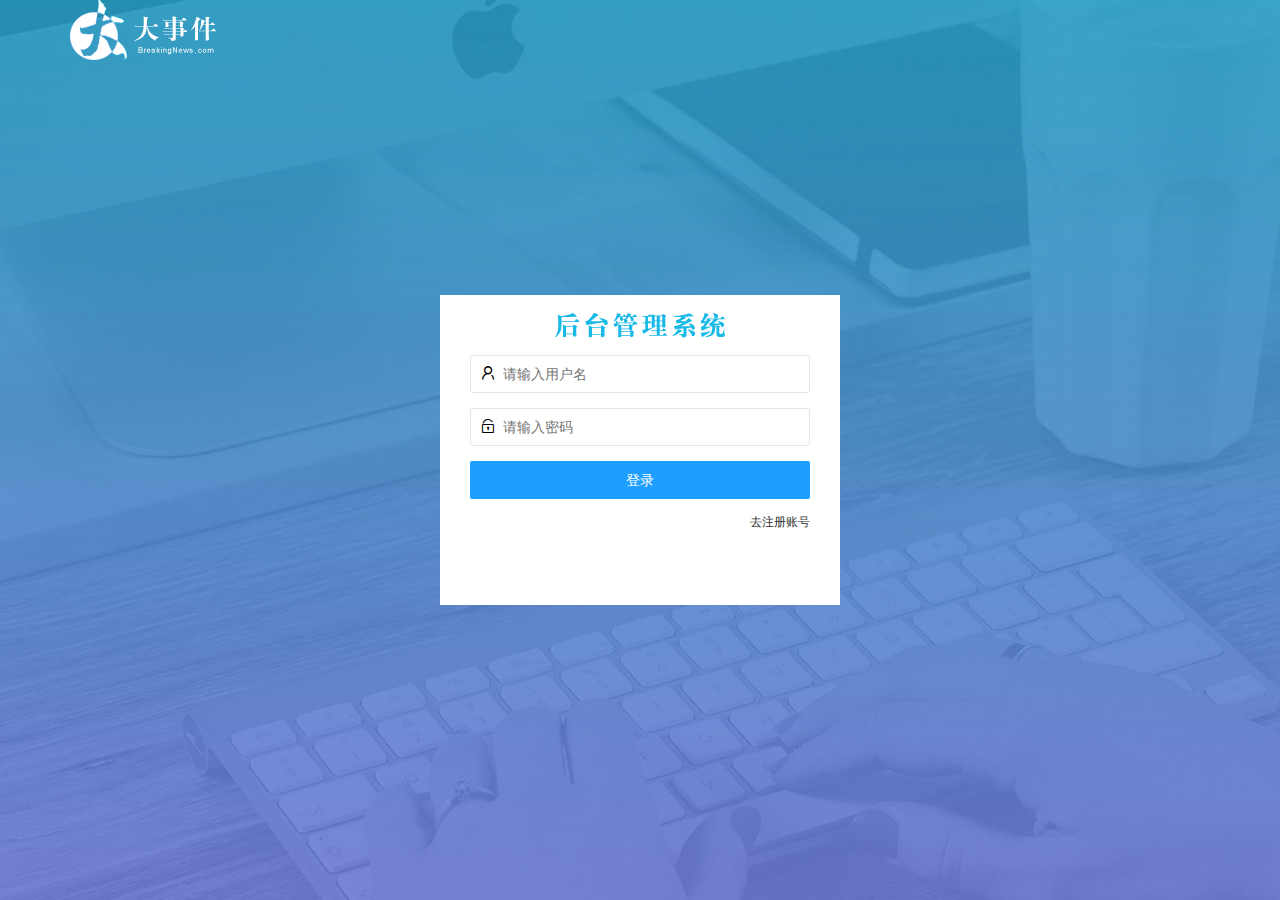
<file: login.html>
<!DOCTYPE html>
<html lang="en">
<head>
    <meta charset="UTF-8">
    <meta http-equiv="X-UA-Compatible" content="IE=edge">
    <meta name="viewport" content="width=device-width, initial-scale=1.0">
    <title>大事件-登录/注册</title>
    <!-- 导入LayUI的样式 -->
    <link rel="stylesheet" href="/assets/lib/layui/css/layui.css">
    <!-- 导入自己的样式 -->
    <link rel="stylesheet" href="./assets/css/login.css">
</head>
<body>

    <!-- 头部logo区 -->
    <div class="layui-main">
        <img src="/assets/images/logo.png" alt="">
    </div>
    <!-- 登录注册区 -->
    <div class="loginAndRegBox">
        <div class="title-box"></div>


        <!-- 登录的div -->
        <div class="login-box">
            <!-- 登录的表单 -->
            <form class="layui-form" id="form_login">
                <!-- 用户名 -->
                <div class="layui-form-item">
                    <i class="layui-icon layui-icon-username"></i>  
                    <input type="text" name="username" required  lay-verify="required" placeholder="请输入用户名" autocomplete="off" class="layui-input">
                </div>
                <!-- 密码 -->
                <div class="layui-form-item">
                    <i class="layui-icon layui-icon-password"></i>  
                    <input type="password" name="password" required  lay-verify="required|pwd" placeholder="请输入密码" autocomplete="off" class="layui-input">
                </div>
                <!-- 登录按钮 -->
                <div class="layui-form-item">
                    <!-- 注意：表单提交按钮和普通按钮的区别，就是lay-submit属性 -->
                    <button class="layui-btn layui-btn-fluid layui-btn-normal" lay-submit>登录</button>
                </div>
                <div class="layui-form-item links">
                    <a href="javascript:;" id="link_reg">去注册账号</a>
                </div>
            </form>
            
        </div>
        <!-- 注册的div -->
        <div class="reg-box">
            <!-- 注册的表单 -->
            <form class="layui-form" id="form_reg">
                <!-- 用户名 -->
                <div class="layui-form-item">
                    <i class="layui-icon layui-icon-username"></i>  
                    <input type="text" name="username" required  lay-verify="required" placeholder="请输入用户名" autocomplete="off" class="layui-input">
                </div>
                <!-- 密码 -->
                <div class="layui-form-item">
                    <i class="layui-icon layui-icon-password"></i>  
                    <input type="password" name="password" required  lay-verify="required|pwd" placeholder="请输入密码" autocomplete="off" class="layui-input">
                </div>
                <!-- 确认密码 -->
                <div class="layui-form-item">
                    <i class="layui-icon layui-icon-password"></i>  
                    <input type="password" name="repassword" required  lay-verify="required|pwd|repwd" placeholder="请确认密码" autocomplete="off" class="layui-input">
                </div>
                <!-- 注册按钮 -->
                <div class="layui-form-item">
                    <!-- 注意：表单提交按钮和普通按钮的区别，就是lay-submit属性 -->
                    <button class="layui-btn layui-btn-fluid layui-btn-normal" lay-submit>注册</button>
                </div>
                <div class="layui-form-item links">
                    <a href="javascript:;" id="link_login">去登录</a>
                </div>
            </form>
            
        </div>
    </div>
    <!-- 导入LayUI的js -->
    <script src="/assets/lib/layui/layui.all.js"></script>
    <!-- 导入jquery -->
    <script src="/assets/lib/jquery.js"></script>
    <!-- 导入自己封装的baseAPI.js -->
    <script src="/assets/js/baseAPI.js"></script>

    <!-- 导入自己的脚本 -->
    <script src="/assets/js/login.js"></script>
</body>
</html>
</file>
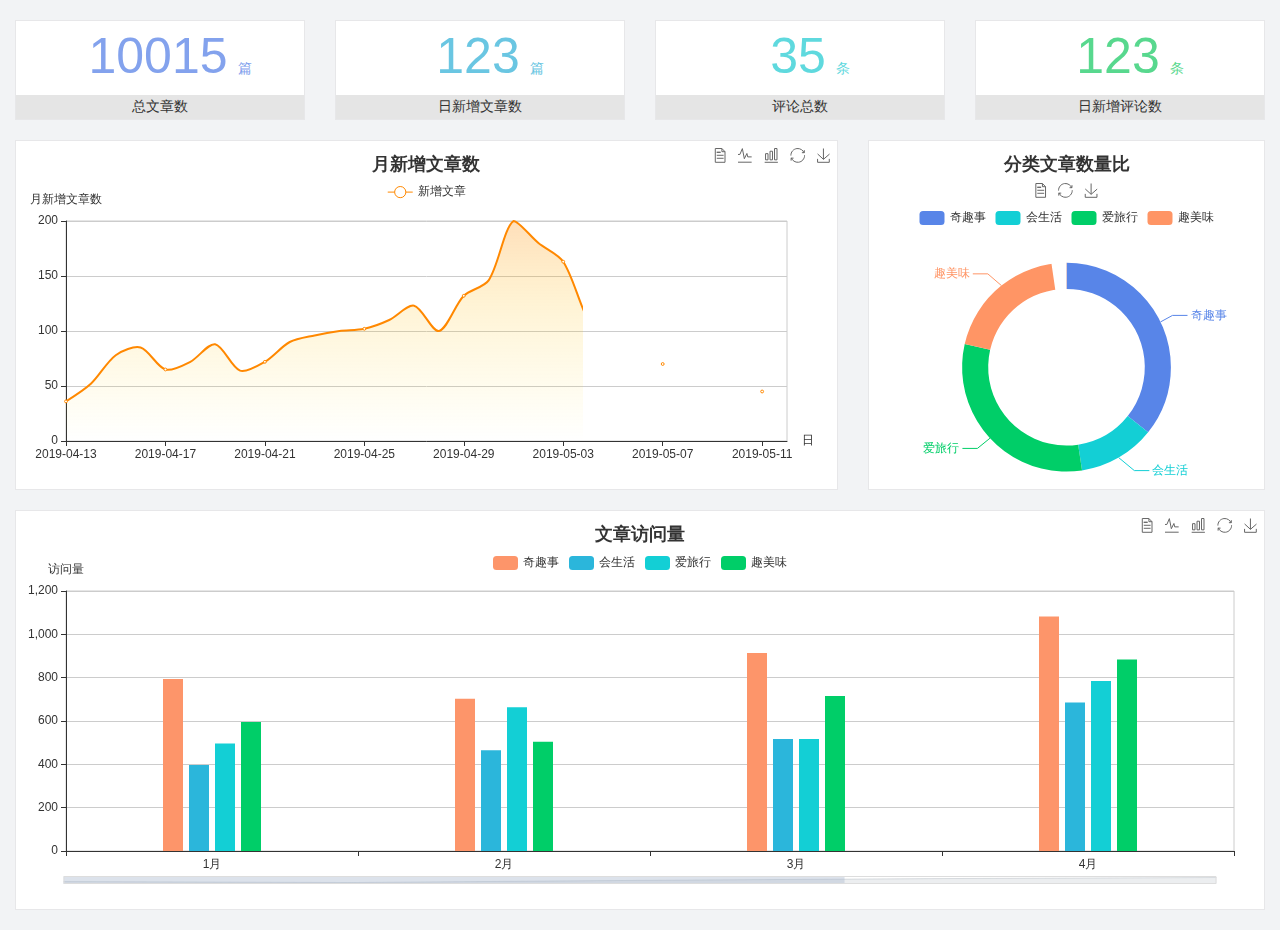
<file: home/dashboard.html>
<!DOCTYPE html>
<html lang="en">

<head>
  <meta charset="UTF-8">
  <meta name="viewport" content="width=device-width, initial-scale=1.0">
  <meta http-equiv="X-UA-Compatible" content="ie=edge">
  <title>图表统计</title>
  <link rel="stylesheet" href="../../assets/lib/bootstrap.css" />
  <link rel="stylesheet" href="../../assets/lib/main.css" />
  <script src="../../assets/lib/jquery.js"></script>
  <script type="text/javascript" src="../../assets/lib/echarts.min.js"></script>
</head>

<body>
  <div class="container-fluid">
    <div class="row spannel_list">
      <div class="col-sm-3 col-xs-6">
        <div class="spannel">
          <em>10015</em><span>篇</span>
          <b>总文章数</b>
        </div>
      </div>
      <div class="col-sm-3 col-xs-6">
        <div class="spannel scolor01">
          <em>123</em><span>篇</span>
          <b>日新增文章数</b>
        </div>
      </div>
      <div class="col-sm-3 col-xs-6">
        <div class="spannel scolor02">
          <em>35</em><span>条</span>
          <b>评论总数</b>
        </div>
      </div>
      <div class="col-sm-3 col-xs-6">
        <div class="spannel scolor03">
          <em>123</em><span>条</span>
          <b>日新增评论数</b>
        </div>
      </div>
    </div>
  </div>

  <div class="container-fluid">
    <div class="row curve-pie">
      <div class="col-lg-8 col-md-8">
        <div class="gragh_pannel" id="curve_show"></div>
      </div>
      <div class="col-lg-4 col-md-4">
        <div class="gragh_pannel" id="pie_show"></div>
      </div>
    </div>
  </div>

  <div class="container-fluid">
    <div class="column_pannel" id="column_show"></div>
  </div>

  <script>
    var oChart = echarts.init(document.getElementById('curve_show'));
    var aList_all = [
      { 'count': 36, 'date': '2019-04-13' },
      { 'count': 52, 'date': '2019-04-14' },
      { 'count': 78, 'date': '2019-04-15' },
      { 'count': 85, 'date': '2019-04-16' },
      { 'count': 65, 'date': '2019-04-17' },
      { 'count': 72, 'date': '2019-04-18' },
      { 'count': 88, 'date': '2019-04-19' },
      { 'count': 64, 'date': '2019-04-20' },
      { 'count': 72, 'date': '2019-04-21' },
      { 'count': 90, 'date': '2019-04-22' },
      { 'count': 96, 'date': '2019-04-23' },
      { 'count': 100, 'date': '2019-04-24' },
      { 'count': 102, 'date': '2019-04-25' },
      { 'count': 110, 'date': '2019-04-26' },
      { 'count': 123, 'date': '2019-04-27' },
      { 'count': 100, 'date': '2019-04-28' },
      { 'count': 132, 'date': '2019-04-29' },
      { 'count': 146, 'date': '2019-04-30' },
      { 'count': 200, 'date': '2019-05-01' },
      { 'count': 180, 'date': '2019-05-02' },
      { 'count': 163, 'date': '2019-05-03' },
      { 'count': 110, 'date': '2019-05-04' },
      { 'count': 80, 'date': '2019-05-05' },
      { 'count': 82, 'date': '2019-05-06' },
      { 'count': 70, 'date': '2019-05-07' },
      { 'count': 65, 'date': '2019-05-08' },
      { 'count': 54, 'date': '2019-05-09' },
      { 'count': 40, 'date': '2019-05-10' },
      { 'count': 45, 'date': '2019-05-11' },
      { 'count': 38, 'date': '2019-05-12' },
    ];

    let aCount = [];
    let aDate = [];

    for (var i = 0; i < aList_all.length; i++) {
      aCount.push(aList_all[i].count);
      aDate.push(aList_all[i].date);
    }

    var chartopt = {
      title: {
        text: '月新增文章数',
        left: 'center',
        top: '10'
      },
      tooltip: {
        trigger: 'axis'
      },
      legend: {
        data: ['新增文章'],
        top: '40'
      },
      toolbox: {
        show: true,
        feature: {
          mark: { show: true },
          dataView: { show: true, readOnly: false },
          magicType: { show: true, type: ['line', 'bar'] },
          restore: { show: true },
          saveAsImage: { show: true }
        }
      },
      calculable: true,
      xAxis: [
        {
          name: '日',
          type: 'category',
          boundaryGap: false,
          data: aDate
        }
      ],
      yAxis: [
        {
          name: '月新增文章数',
          type: 'value'
        }
      ],
      series: [
        {
          name: '新增文章',
          type: 'line',
          smooth: true,
          itemStyle: { normal: { areaStyle: { type: 'default' }, color: '#f80' }, lineStyle: { color: '#f80' } },
          data: aCount
        }],
      areaStyle: {
        normal: {
          color: new echarts.graphic.LinearGradient(0, 0, 0, 1, [{
            offset: 0,
            color: 'rgba(255,136,0,0.39)'
          }, {
            offset: .34,
            color: 'rgba(255,180,0,0.25)'
          }, {
            offset: 1,
            color: 'rgba(255,222,0,0.00)'
          }])

        }
      },
      grid: {
        show: true,
        x: 50,
        x2: 50,
        y: 80,
        height: 220
      }
    };

    oChart.setOption(chartopt);


    var oPie = echarts.init(document.getElementById('pie_show'));
    var oPieopt =
    {
      title: {
        top: 10,
        text: '分类文章数量比',
        x: 'center'
      },
      tooltip: {
        trigger: 'item',
        formatter: "{a} <br/>{b} : {c} ({d}%)"
      },
      color: ['#5885e8', '#13cfd5', '#00ce68', '#ff9565'],
      legend: {
        x: 'center',
        top: 65,
        data: ['奇趣事', '会生活', '爱旅行', '趣美味']
      },
      toolbox: {
        show: true,
        x: 'center',
        top: 35,
        feature: {
          mark: { show: true },
          dataView: { show: true, readOnly: false },
          magicType: {
            show: true,
            type: ['pie', 'funnel'],
            option: {
              funnel: {
                x: '25%',
                width: '50%',
                funnelAlign: 'left',
                max: 1548
              }
            }
          },
          restore: { show: true },
          saveAsImage: { show: true }
        }
      },
      calculable: true,
      series: [
        {
          name: '访问来源',
          type: 'pie',
          radius: ['45%', '60%'],
          center: ['50%', '65%'],
          data: [
            { value: 300, name: '奇趣事' },
            { value: 100, name: '会生活' },
            { value: 260, name: '爱旅行' },
            { value: 180, name: '趣美味' }
          ]
        }
      ]
    };
    oPie.setOption(oPieopt);



    var oColumn = this.echarts.init(document.getElementById('column_show'));
    var oColumnopt =
    {
      title: {
        text: '文章访问量',
        left: 'center',
        top: '10'
      },
      tooltip: {
        trigger: 'axis'
      },
      legend: {
        data: ['奇趣事', '会生活', '爱旅行', '趣美味'],
        top: '40'
      },
      toolbox: {
        show: true,
        feature: {
          mark: { show: true },
          dataView: { show: true, readOnly: false },
          magicType: { show: true, type: ['line', 'bar'] },
          restore: { show: true },
          saveAsImage: { show: true }
        }
      },
      calculable: true,
      xAxis: [
        {
          type: 'category',
          data: ['1月', '2月', '3月', '4月', '5月']
        }
      ],
      yAxis: [
        {
          name: '访问量',
          type: 'value'
        }
      ],
      series: [
        {
          name: '奇趣事',
          type: 'bar',
          barWidth: 20,
          itemStyle: {
            normal: { areaStyle: { type: 'default' }, color: '#fd956a' }
          },
          data: [800, 708, 920, 1090, 1200]
        },
        {
          name: '会生活',
          type: 'bar',
          barWidth: 20,
          itemStyle: {
            normal: { areaStyle: { type: 'default' }, color: '#2bb6db' }
          },
          data: [400, 468, 520, 690, 800]
        },
        {
          name: '爱旅行',
          type: 'bar',
          barWidth: 20,
          itemStyle: {
            normal: { areaStyle: { type: 'default' }, color: '#13cfd5' }
          },
          data: [500, 668, 520, 790, 900]
        },
        {
          name: '趣美味',
          type: 'bar',
          barWidth: 20,
          itemStyle: {
            normal: { areaStyle: { type: 'default' }, color: '#00ce68' }
          },
          data: [600, 508, 720, 890, 1000]
        }
      ],
      grid: {
        show: true,
        x: 50,
        x2: 30,
        y: 80,
        height: 260
      },
      dataZoom: [//给x轴设置滚动条
        {
          start: 0,//默认为0
          end: 100 - 1000 / 31,//默认为100
          type: 'slider',
          show: true,
          xAxisIndex: [0],
          handleSize: 0,//滑动条的 左右2个滑动条的大小
          height: 8,//组件高度
          left: 45, //左边的距离
          right: 50,//右边的距离
          bottom: 26,//右边的距离
          handleColor: '#ddd',//h滑动图标的颜色
          handleStyle: {
            borderColor: "#cacaca",
            borderWidth: "1",
            shadowBlur: 2,
            background: "#ddd",
            shadowColor: "#ddd",
          }
        }]
    };
    oColumn.setOption(oColumnopt);
  </script>
</body>

</html>
</file>
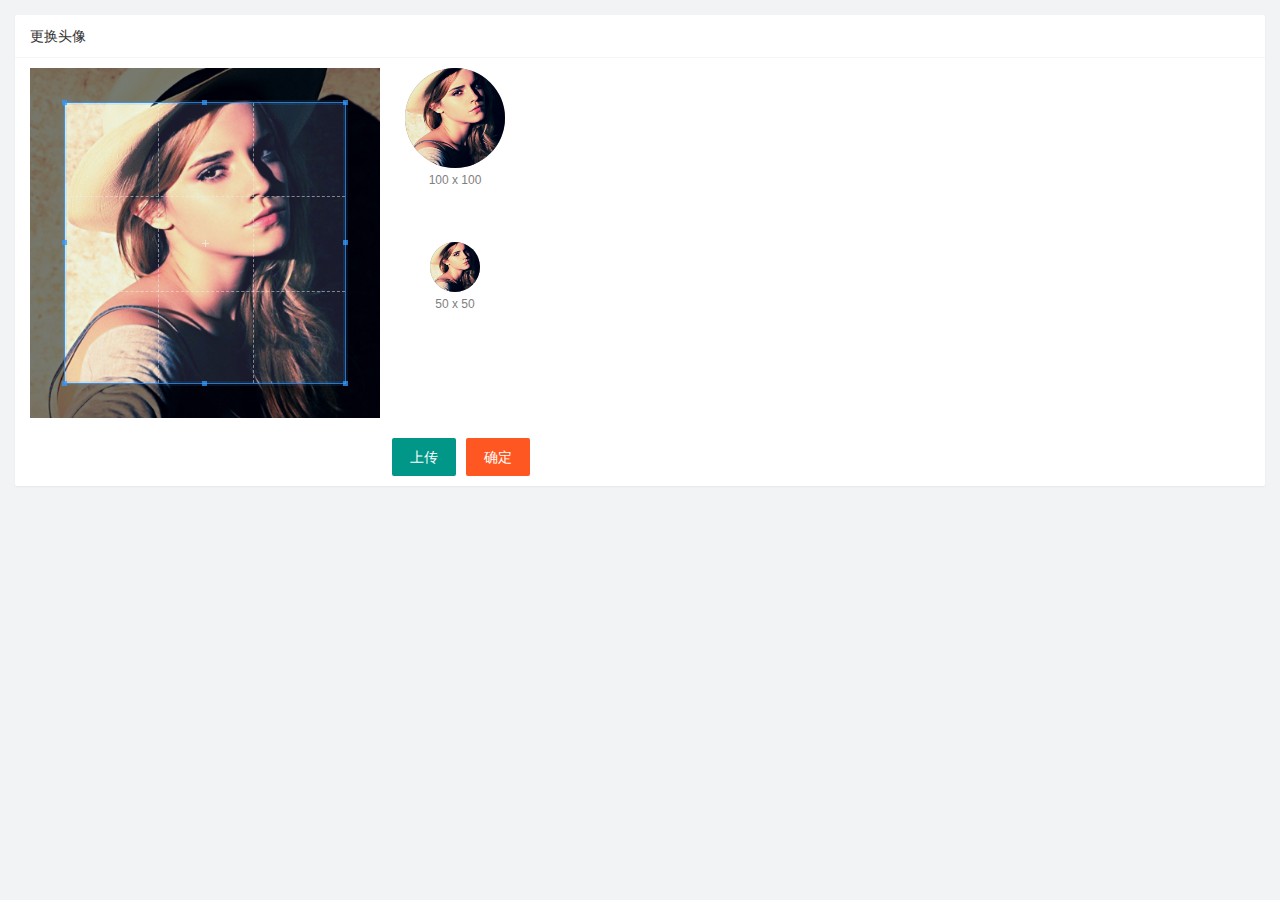
<file: user/user_avatar.html>
<!DOCTYPE html>
<html lang="en">

<head>
    <meta charset="UTF-8">
    <meta http-equiv="X-UA-Compatible" content="IE=edge">
    <meta name="viewport" content="width=device-width, initial-scale=1.0">
    <title>Document</title>
    <!-- 导入layui 样式 -->
    <link rel="stylesheet" href="/assets/lib/layui/css/layui.css" />
    <!-- 导入cropper 裁剪样式 -->
    <link rel="stylesheet" href="/assets/lib/cropper/cropper.css" />
    <!-- 导入自己的样式 -->
    <link rel="stylesheet" href="/assets/css/user/user_avatar.css" />
</head>

<body>
    <!-- 卡片区域 -->
    <div class="layui-card">
        <div class="layui-card-header">更换头像</div>
        <div class="layui-card-body">
            <!-- 第一行的图片裁剪和预览区域 -->
            <div class="row1">
                <!-- 图片裁剪区域 -->
                <div class="cropper-box">
                    <!-- 这个 img 标签很重要，将来会把它初始化为裁剪区域 -->
                    <img id="image" src="/assets/images/sample.jpg" />
                </div>
                <!-- 图片的预览区域 -->
                <div class="preview-box">
                    <div>
                        <!-- 宽高为 100px 的预览区域 -->
                        <div class="img-preview w100"></div>
                        <p class="size">100 x 100</p>
                    </div>
                    <div>
                        <!-- 宽高为 50px 的预览区域 -->
                        <div class="img-preview w50"></div>
                        <p class="size">50 x 50</p>
                    </div>
                </div>
            </div>
            <!-- 第二行的按钮区域 -->
            <div class="row2">
                <!-- 通过accept 属性，可指定，允许用户选择什么类型的文件 -->
                <input type="file" id="file" accept="image/png,image/jpeg">
                <button type="button" class="layui-btn" id="btnChooseImage">上传</button>
                <button type="button" class="layui-btn layui-btn-danger" id="btnUpload">确定</button>
            </div>
        </div>
    </div>
    <script src="/assets/lib/layui/layui.all.js"></script>
    <script src="/assets/lib/jquery.js"></script>
    <script src="/assets/lib/cropper/Cropper.js"></script>
    <script src="/assets/lib/cropper/jquery-cropper.js"></script>
    <script src="/assets/js/baseAPI.js"></script>
    <script src="/assets/js/user/user_avatar.js"></script>
</body>

</html>
</file>
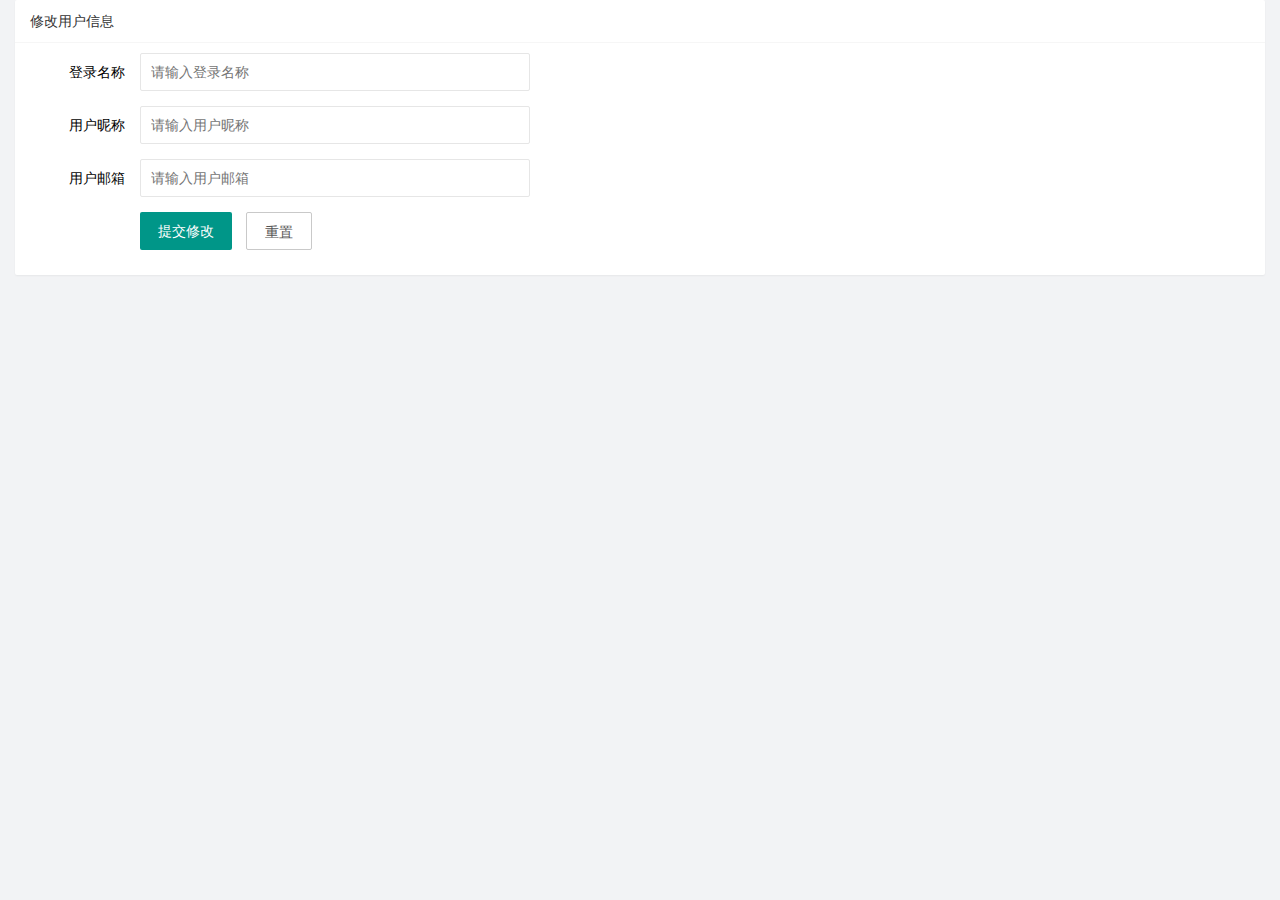
<file: user/user_info.html>
<!DOCTYPE html>
<html lang="en">
<head>
    <meta charset="UTF-8">
    <meta http-equiv="X-UA-Compatible" content="IE=edge">
    <meta name="viewport" content="width=device-width, initial-scale=1.0">
    <title>Document</title>
    <!-- 导入layui的样式 -->
    <link rel="stylesheet" href="/assets/lib/layui/css/layui.css" />
    <!-- 导入自己的样式 -->
    <link rel="stylesheet" href="/assets/css/user/user_info.css" />
</head>
<body>
    <!-- 卡片区域 -->
    <div class="layui-card">
        <div class="layui-card-header">修改用户信息</div>
        <div class="layui-card-body">
         <!-- form  表单 -->
         <form class="layui-form" lay-filter="formUserInfo"> 
             <!-- 这是隐藏域 -->
             <input type="hidden" name="id">
            <div class="layui-form-item">
              <label class="layui-form-label">登录名称</label>
              <div class="layui-input-block">
                <input type="text" name="username" required  lay-verify="required" placeholder="请输入登录名称" autocomplete="off" class="layui-input" readonly>
              </div>
            </div>
            <div class="layui-form-item">
              <label class="layui-form-label">用户昵称</label>
              <div class="layui-input-block">
                <input type="text" name="nickname" required  lay-verify="required|nickname" placeholder="请输入用户昵称" autocomplete="off" class="layui-input">
              </div>
            </div>
            <div class="layui-form-item">
              <label class="layui-form-label">用户邮箱</label>
              <div class="layui-input-block">
                <input type="text" name="email" required  lay-verify="required|email" placeholder="请输入用户邮箱" autocomplete="off" class="layui-input">
              </div>
            </div>
            <div class="layui-form-item">
                <div class="layui-input-block">
                  <button class="layui-btn" lay-submit lay-filter="formDemo">提交修改</button>
                  <button type="reset" class="layui-btn layui-btn-primary" id="btnReset">重置</button>
                </div>
              </div>
         </form>
        </div>
      </div>
      <!-- 导入layui的js -->
      <script src="/assets/lib/layui/layui.all.js"></script>
      <!-- 导入jQuery -->
      <script src="/assets/lib/jquery.js"></script>
      <!-- 导入baseAPI -->
      <script src="/assets/js/baseAPI.js"></script>
      <!-- 导入自己的js -->
      <script src="/assets/js/user/user_info.js"></script>
</body>
</html>
</file>
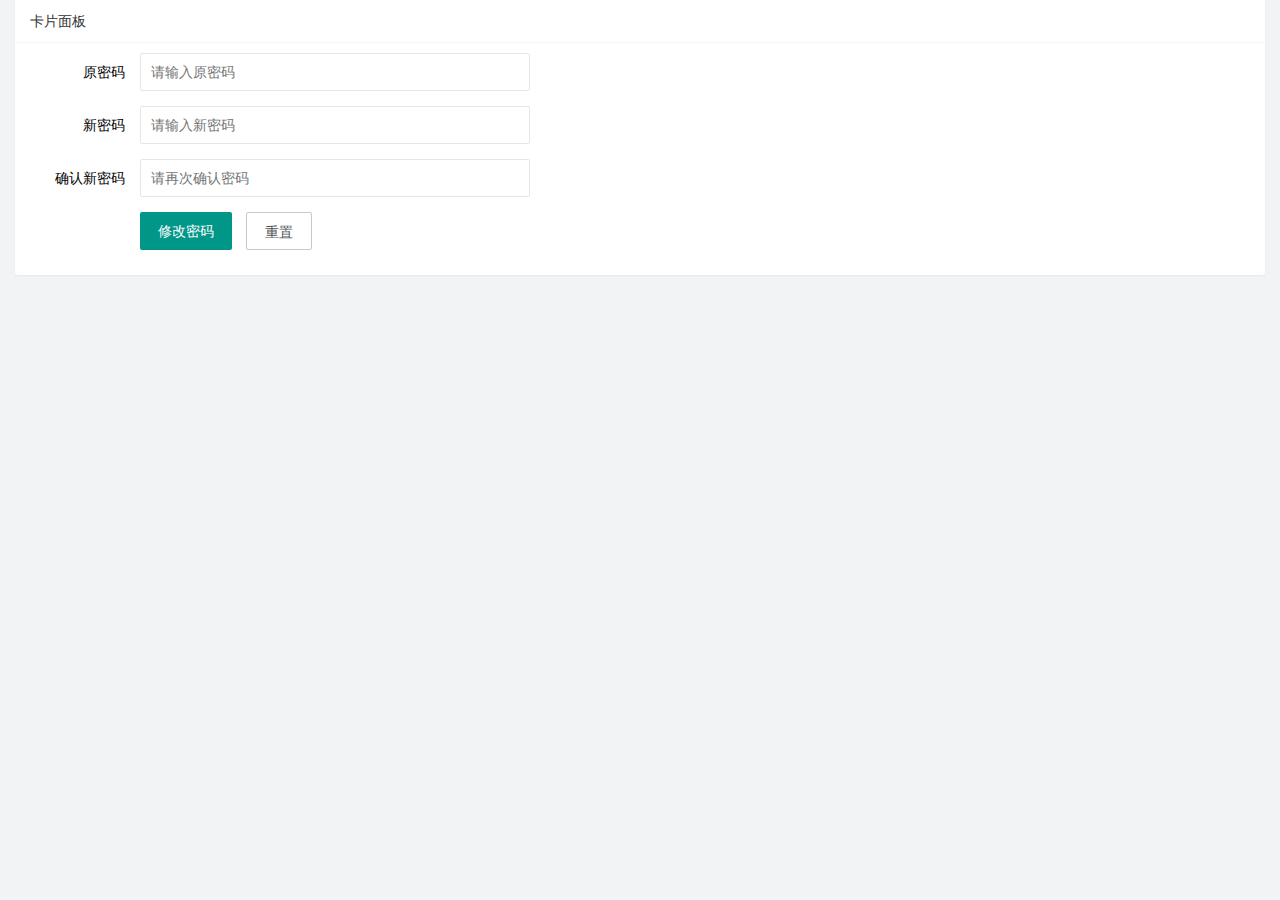
<file: user/user_pwd.html>
<!DOCTYPE html>
<html lang="en">

<head>
    <meta charset="UTF-8">
    <meta http-equiv="X-UA-Compatible" content="IE=edge">
    <meta name="viewport" content="width=device-width, initial-scale=1.0">
    <title>Document</title>
    <!-- 导入layui样式 -->
    <link rel="stylesheet" href="/assets/lib/layui/css/layui.css">
    <!-- 导入自己的样式 -->
    <link rel="stylesheet" href="/assets/css/user/user_pwd.css">
</head>

<body>
    <!-- 卡片区域 -->
    <div class="layui-card">
        <div class="layui-card-header">卡片面板</div>
        <div class="layui-card-body">
            <!-- form表单区域 -->
            <form class="layui-form">
                <div class="layui-form-item">
                    <label class="layui-form-label">原密码</label>
                    <div class="layui-input-block">
                        <input type="password" name="oldPwd" required lay-verify="required" placeholder="请输入原密码"
                            autocomplete="off" class="layui-input">
                    </div>
                </div>
                <div class="layui-form-item">
                    <label class="layui-form-label">新密码</label>
                    <div class="layui-input-block">
                        <input type="password" name="newPwd" required lay-verify="required|pwd|samePwd" placeholder="请输入新密码"
                            autocomplete="off" class="layui-input">
                    </div>
                </div>
                <div class="layui-form-item">
                    <label class="layui-form-label">确认新密码</label>
                    <div class="layui-input-block">
                        <input type="password" name="rePwd" required lay-verify="required|pwd|rePwd" placeholder="请再次确认密码"
                            autocomplete="off" class="layui-input">
                    </div>
                </div>
                <div class="layui-form-item">
                    <div class="layui-input-block">
                      <button class="layui-btn" lay-submit lay-filter="formDemo">修改密码</button>
                      <button type="reset" class="layui-btn layui-btn-primary">重置</button>
                    </div>
                  </div>
            </form>
        </div>
    </div>
    <!-- 导入 layui 的js -->
    <script src="/assets/lib/layui/layui.all.js"></script>
    <!-- 导入 jQuery-->
    <script src="/assets/lib/jquery.js"></script>
    <!-- 导入 baseAPI -->
    <script src="/assets/js/baseAPI.js"></script>
    <!-- 导入自己的 js -->
    <script src="/assets/js/user/user_pwd.js"></script>
</body>

</html>
</file>
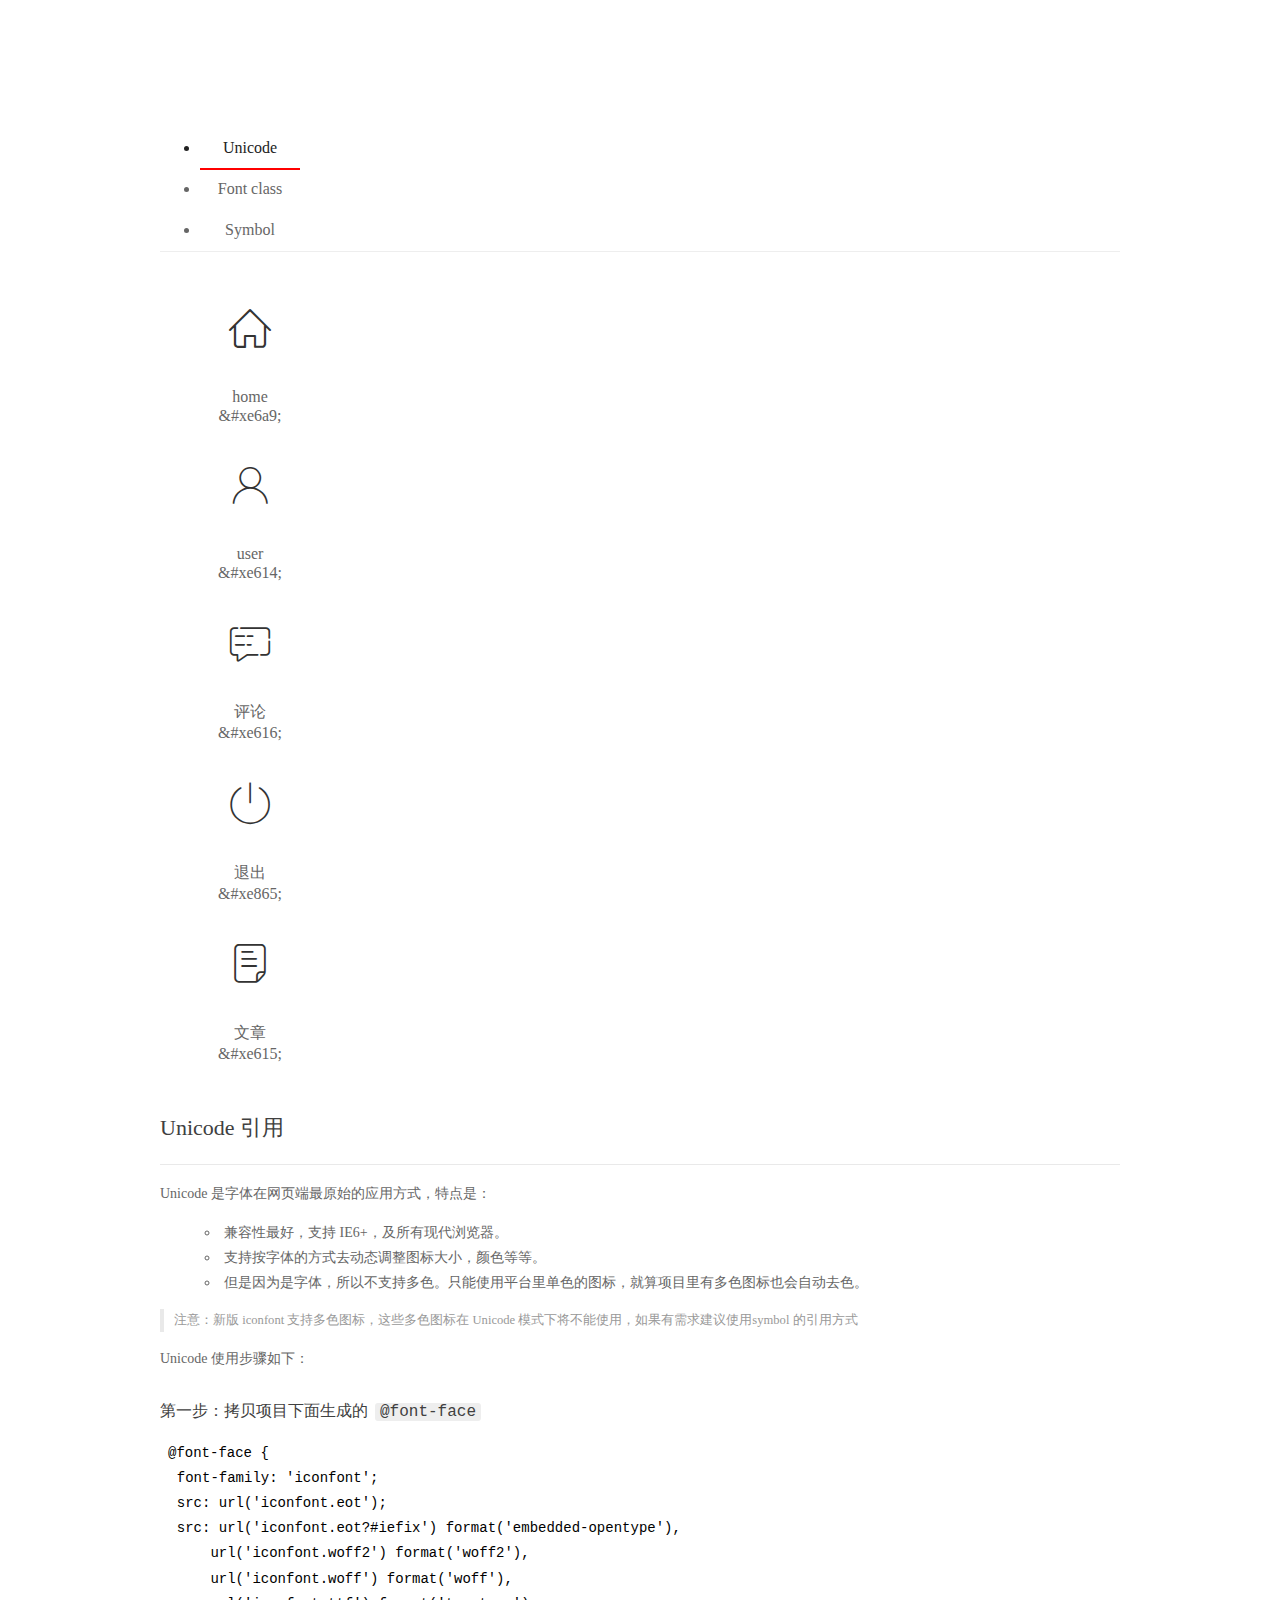
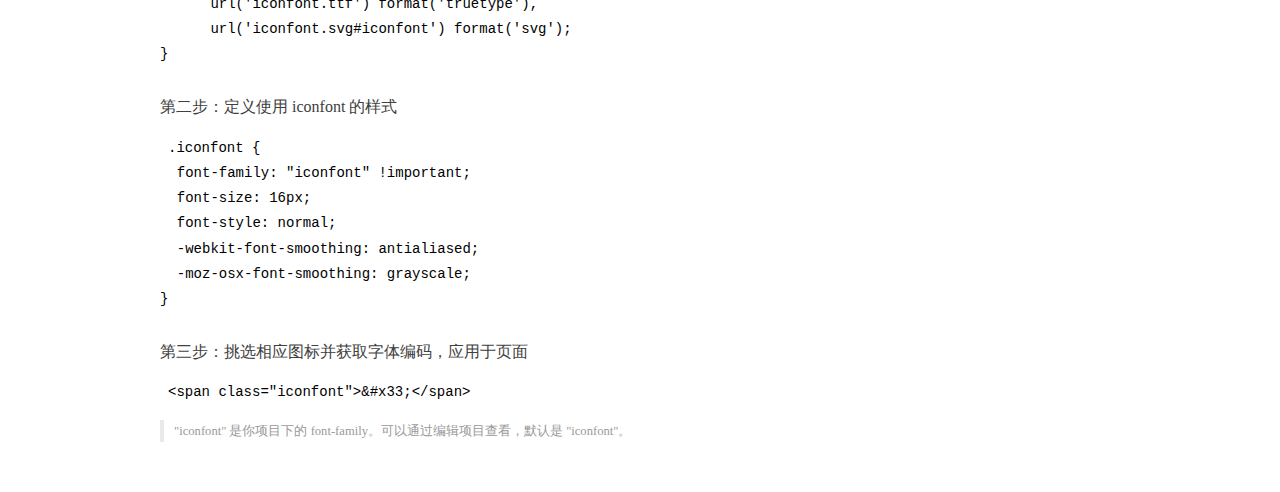
<file: assets/fonts/demo_index.html>
<!DOCTYPE html>
<html>
<head>
  <meta charset="utf-8"/>
  <title>IconFont Demo</title>
  <link rel="shortcut icon" href="https://gtms04.alicdn.com/tps/i4/TB1_oz6GVXXXXaFXpXXJDFnIXXX-64-64.ico" type="image/x-icon"/>
  <link rel="stylesheet" href="https://g.alicdn.com/thx/cube/1.3.2/cube.min.css">
  <link rel="stylesheet" href="demo.css">
  <link rel="stylesheet" href="iconfont.css">
  <script src="iconfont.js"></script>
  <!-- jQuery -->
  <script src="https://a1.alicdn.com/oss/uploads/2018/12/26/7bfddb60-08e8-11e9-9b04-53e73bb6408b.js"></script>
  <!-- 代码高亮 -->
  <script src="https://a1.alicdn.com/oss/uploads/2018/12/26/a3f714d0-08e6-11e9-8a15-ebf944d7534c.js"></script>
</head>
<body>
  <div class="main">
    <h1 class="logo"><a href="https://www.iconfont.cn/" title="iconfont 首页" target="_blank">&#xe86b;</a></h1>
    <div class="nav-tabs">
      <ul id="tabs" class="dib-box">
        <li class="dib active"><span>Unicode</span></li>
        <li class="dib"><span>Font class</span></li>
        <li class="dib"><span>Symbol</span></li>
      </ul>
      
    </div>
    <div class="tab-container">
      <div class="content unicode" style="display: block;">
          <ul class="icon_lists dib-box">
          
            <li class="dib">
              <span class="icon iconfont">&#xe6a9;</span>
                <div class="name">home</div>
                <div class="code-name">&amp;#xe6a9;</div>
              </li>
          
            <li class="dib">
              <span class="icon iconfont">&#xe614;</span>
                <div class="name">user</div>
                <div class="code-name">&amp;#xe614;</div>
              </li>
          
            <li class="dib">
              <span class="icon iconfont">&#xe616;</span>
                <div class="name">评论</div>
                <div class="code-name">&amp;#xe616;</div>
              </li>
          
            <li class="dib">
              <span class="icon iconfont">&#xe865;</span>
                <div class="name">退出</div>
                <div class="code-name">&amp;#xe865;</div>
              </li>
          
            <li class="dib">
              <span class="icon iconfont">&#xe615;</span>
                <div class="name">文章</div>
                <div class="code-name">&amp;#xe615;</div>
              </li>
          
          </ul>
          <div class="article markdown">
          <h2 id="unicode-">Unicode 引用</h2>
          <hr>

          <p>Unicode 是字体在网页端最原始的应用方式，特点是：</p>
          <ul>
            <li>兼容性最好，支持 IE6+，及所有现代浏览器。</li>
            <li>支持按字体的方式去动态调整图标大小，颜色等等。</li>
            <li>但是因为是字体，所以不支持多色。只能使用平台里单色的图标，就算项目里有多色图标也会自动去色。</li>
          </ul>
          <blockquote>
            <p>注意：新版 iconfont 支持多色图标，这些多色图标在 Unicode 模式下将不能使用，如果有需求建议使用symbol 的引用方式</p>
          </blockquote>
          <p>Unicode 使用步骤如下：</p>
          <h3 id="-font-face">第一步：拷贝项目下面生成的 <code>@font-face</code></h3>
<pre><code class="language-css"
>@font-face {
  font-family: 'iconfont';
  src: url('iconfont.eot');
  src: url('iconfont.eot?#iefix') format('embedded-opentype'),
      url('iconfont.woff2') format('woff2'),
      url('iconfont.woff') format('woff'),
      url('iconfont.ttf') format('truetype'),
      url('iconfont.svg#iconfont') format('svg');
}
</code></pre>
          <h3 id="-iconfont-">第二步：定义使用 iconfont 的样式</h3>
<pre><code class="language-css"
>.iconfont {
  font-family: "iconfont" !important;
  font-size: 16px;
  font-style: normal;
  -webkit-font-smoothing: antialiased;
  -moz-osx-font-smoothing: grayscale;
}
</code></pre>
          <h3 id="-">第三步：挑选相应图标并获取字体编码，应用于页面</h3>
<pre>
<code class="language-html"
>&lt;span class="iconfont"&gt;&amp;#x33;&lt;/span&gt;
</code></pre>
          <blockquote>
            <p>"iconfont" 是你项目下的 font-family。可以通过编辑项目查看，默认是 "iconfont"。</p>
          </blockquote>
          </div>
      </div>
      <div class="content font-class">
        <ul class="icon_lists dib-box">
          
          <li class="dib">
            <span class="icon iconfont icon-home"></span>
            <div class="name">
              home
            </div>
            <div class="code-name">.icon-home
            </div>
          </li>
          
          <li class="dib">
            <span class="icon iconfont icon-user"></span>
            <div class="name">
              user
            </div>
            <div class="code-name">.icon-user
            </div>
          </li>
          
          <li class="dib">
            <span class="icon iconfont icon-pinglun"></span>
            <div class="name">
              评论
            </div>
            <div class="code-name">.icon-pinglun
            </div>
          </li>
          
          <li class="dib">
            <span class="icon iconfont icon-tuichu"></span>
            <div class="name">
              退出
            </div>
            <div class="code-name">.icon-tuichu
            </div>
          </li>
          
          <li class="dib">
            <span class="icon iconfont icon-16"></span>
            <div class="name">
              文章
            </div>
            <div class="code-name">.icon-16
            </div>
          </li>
          
        </ul>
        <div class="article markdown">
        <h2 id="font-class-">font-class 引用</h2>
        <hr>

        <p>font-class 是 Unicode 使用方式的一种变种，主要是解决 Unicode 书写不直观，语意不明确的问题。</p>
        <p>与 Unicode 使用方式相比，具有如下特点：</p>
        <ul>
          <li>兼容性良好，支持 IE8+，及所有现代浏览器。</li>
          <li>相比于 Unicode 语意明确，书写更直观。可以很容易分辨这个 icon 是什么。</li>
          <li>因为使用 class 来定义图标，所以当要替换图标时，只需要修改 class 里面的 Unicode 引用。</li>
          <li>不过因为本质上还是使用的字体，所以多色图标还是不支持的。</li>
        </ul>
        <p>使用步骤如下：</p>
        <h3 id="-fontclass-">第一步：引入项目下面生成的 fontclass 代码：</h3>
<pre><code class="language-html">&lt;link rel="stylesheet" href="./iconfont.css"&gt;
</code></pre>
        <h3 id="-">第二步：挑选相应图标并获取类名，应用于页面：</h3>
<pre><code class="language-html">&lt;span class="iconfont icon-xxx"&gt;&lt;/span&gt;
</code></pre>
        <blockquote>
          <p>"
            iconfont" 是你项目下的 font-family。可以通过编辑项目查看，默认是 "iconfont"。</p>
        </blockquote>
      </div>
      </div>
      <div class="content symbol">
          <ul class="icon_lists dib-box">
          
            <li class="dib">
                <svg class="icon svg-icon" aria-hidden="true">
                  <use xlink:href="#icon-home"></use>
                </svg>
                <div class="name">home</div>
                <div class="code-name">#icon-home</div>
            </li>
          
            <li class="dib">
                <svg class="icon svg-icon" aria-hidden="true">
                  <use xlink:href="#icon-user"></use>
                </svg>
                <div class="name">user</div>
                <div class="code-name">#icon-user</div>
            </li>
          
            <li class="dib">
                <svg class="icon svg-icon" aria-hidden="true">
                  <use xlink:href="#icon-pinglun"></use>
                </svg>
                <div class="name">评论</div>
                <div class="code-name">#icon-pinglun</div>
            </li>
          
            <li class="dib">
                <svg class="icon svg-icon" aria-hidden="true">
                  <use xlink:href="#icon-tuichu"></use>
                </svg>
                <div class="name">退出</div>
                <div class="code-name">#icon-tuichu</div>
            </li>
          
            <li class="dib">
                <svg class="icon svg-icon" aria-hidden="true">
                  <use xlink:href="#icon-16"></use>
                </svg>
                <div class="name">文章</div>
                <div class="code-name">#icon-16</div>
            </li>
          
          </ul>
          <div class="article markdown">
          <h2 id="symbol-">Symbol 引用</h2>
          <hr>

          <p>这是一种全新的使用方式，应该说这才是未来的主流，也是平台目前推荐的用法。相关介绍可以参考这篇<a href="">文章</a>
            这种用法其实是做了一个 SVG 的集合，与另外两种相比具有如下特点：</p>
          <ul>
            <li>支持多色图标了，不再受单色限制。</li>
            <li>通过一些技巧，支持像字体那样，通过 <code>font-size</code>, <code>color</code> 来调整样式。</li>
            <li>兼容性较差，支持 IE9+，及现代浏览器。</li>
            <li>浏览器渲染 SVG 的性能一般，还不如 png。</li>
          </ul>
          <p>使用步骤如下：</p>
          <h3 id="-symbol-">第一步：引入项目下面生成的 symbol 代码：</h3>
<pre><code class="language-html">&lt;script src="./iconfont.js"&gt;&lt;/script&gt;
</code></pre>
          <h3 id="-css-">第二步：加入通用 CSS 代码（引入一次就行）：</h3>
<pre><code class="language-html">&lt;style&gt;
.icon {
  width: 1em;
  height: 1em;
  vertical-align: -0.15em;
  fill: currentColor;
  overflow: hidden;
}
&lt;/style&gt;
</code></pre>
          <h3 id="-">第三步：挑选相应图标并获取类名，应用于页面：</h3>
<pre><code class="language-html">&lt;svg class="icon" aria-hidden="true"&gt;
  &lt;use xlink:href="#icon-xxx"&gt;&lt;/use&gt;
&lt;/svg&gt;
</code></pre>
          </div>
      </div>

    </div>
  </div>
  <script>
  $(document).ready(function () {
      $('.tab-container .content:first').show()

      $('#tabs li').click(function (e) {
        var tabContent = $('.tab-container .content')
        var index = $(this).index()

        if ($(this).hasClass('active')) {
          return
        } else {
          $('#tabs li').removeClass('active')
          $(this).addClass('active')

          tabContent.hide().eq(index).fadeIn()
        }
      })
    })
  </script>
</body>
</html>
</file>
<file: assets/lib/layui/css/layui.css>
/** layui-v2.5.5 MIT License By https://www.layui.com */
 .layui-inline,img{display:inline-block;vertical-align:middle}h1,h2,h3,h4,h5,h6{font-weight:400}.layui-edge,.layui-header,.layui-inline,.layui-main{position:relative}.layui-body,.layui-edge,.layui-elip{overflow:hidden}.layui-btn,.layui-edge,.layui-inline,img{vertical-align:middle}.layui-btn,.layui-disabled,.layui-icon,.layui-unselect{-moz-user-select:none;-webkit-user-select:none;-ms-user-select:none}.layui-elip,.layui-form-checkbox span,.layui-form-pane .layui-form-label{text-overflow:ellipsis;white-space:nowrap}.layui-breadcrumb,.layui-tree-btnGroup{visibility:hidden}blockquote,body,button,dd,div,dl,dt,form,h1,h2,h3,h4,h5,h6,input,li,ol,p,pre,td,textarea,th,ul{margin:0;padding:0;-webkit-tap-highlight-color:rgba(0,0,0,0)}a:active,a:hover{outline:0}img{border:none}li{list-style:none}table{border-collapse:collapse;border-spacing:0}h4,h5,h6{font-size:100%}button,input,optgroup,option,select,textarea{font-family:inherit;font-size:inherit;font-style:inherit;font-weight:inherit;outline:0}pre{white-space:pre-wrap;white-space:-moz-pre-wrap;white-space:-pre-wrap;white-space:-o-pre-wrap;word-wrap:break-word}body{line-height:24px;font:14px Helvetica Neue,Helvetica,PingFang SC,Tahoma,Arial,sans-serif}hr{height:1px;margin:10px 0;border:0;clear:both}a{color:#333;text-decoration:none}a:hover{color:#777}a cite{font-style:normal;*cursor:pointer}.layui-border-box,.layui-border-box *{box-sizing:border-box}.layui-box,.layui-box *{box-sizing:content-box}.layui-clear{clear:both;*zoom:1}.layui-clear:after{content:'\20';clear:both;*zoom:1;display:block;height:0}.layui-inline{*display:inline;*zoom:1}.layui-edge{display:inline-block;width:0;height:0;border-width:6px;border-style:dashed;border-color:transparent}.layui-edge-top{top:-4px;border-bottom-color:#999;border-bottom-style:solid}.layui-edge-right{border-left-color:#999;border-left-style:solid}.layui-edge-bottom{top:2px;border-top-color:#999;border-top-style:solid}.layui-edge-left{border-right-color:#999;border-right-style:solid}.layui-disabled,.layui-disabled:hover{color:#d2d2d2!important;cursor:not-allowed!important}.layui-circle{border-radius:100%}.layui-show{display:block!important}.layui-hide{display:none!important}@font-face{font-family:layui-icon;src:url(../font/iconfont.eot?v=250);src:url(../font/iconfont.eot?v=250#iefix) format('embedded-opentype'),url(../font/iconfont.woff2?v=250) format('woff2'),url(../font/iconfont.woff?v=250) format('woff'),url(../font/iconfont.ttf?v=250) format('truetype'),url(../font/iconfont.svg?v=250#layui-icon) format('svg')}.layui-icon{font-family:layui-icon!important;font-size:16px;font-style:normal;-webkit-font-smoothing:antialiased;-moz-osx-font-smoothing:grayscale}.layui-icon-reply-fill:before{content:"\e611"}.layui-icon-set-fill:before{content:"\e614"}.layui-icon-menu-fill:before{content:"\e60f"}.layui-icon-search:before{content:"\e615"}.layui-icon-share:before{content:"\e641"}.layui-icon-set-sm:before{content:"\e620"}.layui-icon-engine:before{content:"\e628"}.layui-icon-close:before{content:"\1006"}.layui-icon-close-fill:before{content:"\1007"}.layui-icon-chart-screen:before{content:"\e629"}.layui-icon-star:before{content:"\e600"}.layui-icon-circle-dot:before{content:"\e617"}.layui-icon-chat:before{content:"\e606"}.layui-icon-release:before{content:"\e609"}.layui-icon-list:before{content:"\e60a"}.layui-icon-chart:before{content:"\e62c"}.layui-icon-ok-circle:before{content:"\1005"}.layui-icon-layim-theme:before{content:"\e61b"}.layui-icon-table:before{content:"\e62d"}.layui-icon-right:before{content:"\e602"}.layui-icon-left:before{content:"\e603"}.layui-icon-cart-simple:before{content:"\e698"}.layui-icon-face-cry:before{content:"\e69c"}.layui-icon-face-smile:before{content:"\e6af"}.layui-icon-survey:before{content:"\e6b2"}.layui-icon-tree:before{content:"\e62e"}.layui-icon-upload-circle:before{content:"\e62f"}.layui-icon-add-circle:before{content:"\e61f"}.layui-icon-download-circle:before{content:"\e601"}.layui-icon-templeate-1:before{content:"\e630"}.layui-icon-util:before{content:"\e631"}.layui-icon-face-surprised:before{content:"\e664"}.layui-icon-edit:before{content:"\e642"}.layui-icon-speaker:before{content:"\e645"}.layui-icon-down:before{content:"\e61a"}.layui-icon-file:before{content:"\e621"}.layui-icon-layouts:before{content:"\e632"}.layui-icon-rate-half:before{content:"\e6c9"}.layui-icon-add-circle-fine:before{content:"\e608"}.layui-icon-prev-circle:before{content:"\e633"}.layui-icon-read:before{content:"\e705"}.layui-icon-404:before{content:"\e61c"}.layui-icon-carousel:before{content:"\e634"}.layui-icon-help:before{content:"\e607"}.layui-icon-code-circle:before{content:"\e635"}.layui-icon-water:before{content:"\e636"}.layui-icon-username:before{content:"\e66f"}.layui-icon-find-fill:before{content:"\e670"}.layui-icon-about:before{content:"\e60b"}.layui-icon-location:before{content:"\e715"}.layui-icon-up:before{content:"\e619"}.layui-icon-pause:before{content:"\e651"}.layui-icon-date:before{content:"\e637"}.layui-icon-layim-uploadfile:before{content:"\e61d"}.layui-icon-delete:before{content:"\e640"}.layui-icon-play:before{content:"\e652"}.layui-icon-top:before{content:"\e604"}.layui-icon-friends:before{content:"\e612"}.layui-icon-refresh-3:before{content:"\e9aa"}.layui-icon-ok:before{content:"\e605"}.layui-icon-layer:before{content:"\e638"}.layui-icon-face-smile-fine:before{content:"\e60c"}.layui-icon-dollar:before{content:"\e659"}.layui-icon-group:before{content:"\e613"}.layui-icon-layim-download:before{content:"\e61e"}.layui-icon-picture-fine:before{content:"\e60d"}.layui-icon-link:before{content:"\e64c"}.layui-icon-diamond:before{content:"\e735"}.layui-icon-log:before{content:"\e60e"}.layui-icon-rate-solid:before{content:"\e67a"}.layui-icon-fonts-del:before{content:"\e64f"}.layui-icon-unlink:before{content:"\e64d"}.layui-icon-fonts-clear:before{content:"\e639"}.layui-icon-triangle-r:before{content:"\e623"}.layui-icon-circle:before{content:"\e63f"}.layui-icon-radio:before{content:"\e643"}.layui-icon-align-center:before{content:"\e647"}.layui-icon-align-right:before{content:"\e648"}.layui-icon-align-left:before{content:"\e649"}.layui-icon-loading-1:before{content:"\e63e"}.layui-icon-return:before{content:"\e65c"}.layui-icon-fonts-strong:before{content:"\e62b"}.layui-icon-upload:before{content:"\e67c"}.layui-icon-dialogue:before{content:"\e63a"}.layui-icon-video:before{content:"\e6ed"}.layui-icon-headset:before{content:"\e6fc"}.layui-icon-cellphone-fine:before{content:"\e63b"}.layui-icon-add-1:before{content:"\e654"}.layui-icon-face-smile-b:before{content:"\e650"}.layui-icon-fonts-html:before{content:"\e64b"}.layui-icon-form:before{content:"\e63c"}.layui-icon-cart:before{content:"\e657"}.layui-icon-camera-fill:before{content:"\e65d"}.layui-icon-tabs:before{content:"\e62a"}.layui-icon-fonts-code:before{content:"\e64e"}.layui-icon-fire:before{content:"\e756"}.layui-icon-set:before{content:"\e716"}.layui-icon-fonts-u:before{content:"\e646"}.layui-icon-triangle-d:before{content:"\e625"}.layui-icon-tips:before{content:"\e702"}.layui-icon-picture:before{content:"\e64a"}.layui-icon-more-vertical:before{content:"\e671"}.layui-icon-flag:before{content:"\e66c"}.layui-icon-loading:before{content:"\e63d"}.layui-icon-fonts-i:before{content:"\e644"}.layui-icon-refresh-1:before{content:"\e666"}.layui-icon-rmb:before{content:"\e65e"}.layui-icon-home:before{content:"\e68e"}.layui-icon-user:before{content:"\e770"}.layui-icon-notice:before{content:"\e667"}.layui-icon-login-weibo:before{content:"\e675"}.layui-icon-voice:before{content:"\e688"}.layui-icon-upload-drag:before{content:"\e681"}.layui-icon-login-qq:before{content:"\e676"}.layui-icon-snowflake:before{content:"\e6b1"}.layui-icon-file-b:before{content:"\e655"}.layui-icon-template:before{content:"\e663"}.layui-icon-auz:before{content:"\e672"}.layui-icon-console:before{content:"\e665"}.layui-icon-app:before{content:"\e653"}.layui-icon-prev:before{content:"\e65a"}.layui-icon-website:before{content:"\e7ae"}.layui-icon-next:before{content:"\e65b"}.layui-icon-component:before{content:"\e857"}.layui-icon-more:before{content:"\e65f"}.layui-icon-login-wechat:before{content:"\e677"}.layui-icon-shrink-right:before{content:"\e668"}.layui-icon-spread-left:before{content:"\e66b"}.layui-icon-camera:before{content:"\e660"}.layui-icon-note:before{content:"\e66e"}.layui-icon-refresh:before{content:"\e669"}.layui-icon-female:before{content:"\e661"}.layui-icon-male:before{content:"\e662"}.layui-icon-password:before{content:"\e673"}.layui-icon-senior:before{content:"\e674"}.layui-icon-theme:before{content:"\e66a"}.layui-icon-tread:before{content:"\e6c5"}.layui-icon-praise:before{content:"\e6c6"}.layui-icon-star-fill:before{content:"\e658"}.layui-icon-rate:before{content:"\e67b"}.layui-icon-template-1:before{content:"\e656"}.layui-icon-vercode:before{content:"\e679"}.layui-icon-cellphone:before{content:"\e678"}.layui-icon-screen-full:before{content:"\e622"}.layui-icon-screen-restore:before{content:"\e758"}.layui-icon-cols:before{content:"\e610"}.layui-icon-export:before{content:"\e67d"}.layui-icon-print:before{content:"\e66d"}.layui-icon-slider:before{content:"\e714"}.layui-icon-addition:before{content:"\e624"}.layui-icon-subtraction:before{content:"\e67e"}.layui-icon-service:before{content:"\e626"}.layui-icon-transfer:before{content:"\e691"}.layui-main{width:1140px;margin:0 auto}.layui-header{z-index:1000;height:60px}.layui-header a:hover{transition:all .5s;-webkit-transition:all .5s}.layui-side{position:fixed;left:0;top:0;bottom:0;z-index:999;width:200px;overflow-x:hidden}.layui-side-scroll{position:relative;width:220px;height:100%;overflow-x:hidden}.layui-body{position:absolute;left:200px;right:0;top:0;bottom:0;z-index:998;width:auto;overflow-y:auto;box-sizing:border-box}.layui-layout-body{overflow:hidden}.layui-layout-admin .layui-header{background-color:#23262E}.layui-layout-admin .layui-side{top:60px;width:200px;overflow-x:hidden}.layui-layout-admin .layui-body{position:fixed;top:60px;bottom:44px}.layui-layout-admin .layui-main{width:auto;margin:0 15px}.layui-layout-admin .layui-footer{position:fixed;left:200px;right:0;bottom:0;height:44px;line-height:44px;padding:0 15px;background-color:#eee}.layui-layout-admin .layui-logo{position:absolute;left:0;top:0;width:200px;height:100%;line-height:60px;text-align:center;color:#009688;font-size:16px}.layui-layout-admin .layui-header .layui-nav{background:0 0}.layui-layout-left{position:absolute!important;left:200px;top:0}.layui-layout-right{position:absolute!important;right:0;top:0}.layui-container{position:relative;margin:0 auto;padding:0 15px;box-sizing:border-box}.layui-fluid{position:relative;margin:0 auto;padding:0 15px}.layui-row:after,.layui-row:before{content:'';display:block;clear:both}.layui-col-lg1,.layui-col-lg10,.layui-col-lg11,.layui-col-lg12,.layui-col-lg2,.layui-col-lg3,.layui-col-lg4,.layui-col-lg5,.layui-col-lg6,.layui-col-lg7,.layui-col-lg8,.layui-col-lg9,.layui-col-md1,.layui-col-md10,.layui-col-md11,.layui-col-md12,.layui-col-md2,.layui-col-md3,.layui-col-md4,.layui-col-md5,.layui-col-md6,.layui-col-md7,.layui-col-md8,.layui-col-md9,.layui-col-sm1,.layui-col-sm10,.layui-col-sm11,.layui-col-sm12,.layui-col-sm2,.layui-col-sm3,.layui-col-sm4,.layui-col-sm5,.layui-col-sm6,.layui-col-sm7,.layui-col-sm8,.layui-col-sm9,.layui-col-xs1,.layui-col-xs10,.layui-col-xs11,.layui-col-xs12,.layui-col-xs2,.layui-col-xs3,.layui-col-xs4,.layui-col-xs5,.layui-col-xs6,.layui-col-xs7,.layui-col-xs8,.layui-col-xs9{position:relative;display:block;box-sizing:border-box}.layui-col-xs1,.layui-col-xs10,.layui-col-xs11,.layui-col-xs12,.layui-col-xs2,.layui-col-xs3,.layui-col-xs4,.layui-col-xs5,.layui-col-xs6,.layui-col-xs7,.layui-col-xs8,.layui-col-xs9{float:left}.layui-col-xs1{width:8.33333333%}.layui-col-xs2{width:16.66666667%}.layui-col-xs3{width:25%}.layui-col-xs4{width:33.33333333%}.layui-col-xs5{width:41.66666667%}.layui-col-xs6{width:50%}.layui-col-xs7{width:58.33333333%}.layui-col-xs8{width:66.66666667%}.layui-col-xs9{width:75%}.layui-col-xs10{width:83.33333333%}.layui-col-xs11{width:91.66666667%}.layui-col-xs12{width:100%}.layui-col-xs-offset1{margin-left:8.33333333%}.layui-col-xs-offset2{margin-left:16.66666667%}.layui-col-xs-offset3{margin-left:25%}.layui-col-xs-offset4{margin-left:33.33333333%}.layui-col-xs-offset5{margin-left:41.66666667%}.layui-col-xs-offset6{margin-left:50%}.layui-col-xs-offset7{margin-left:58.33333333%}.layui-col-xs-offset8{margin-left:66.66666667%}.layui-col-xs-offset9{margin-left:75%}.layui-col-xs-offset10{margin-left:83.33333333%}.layui-col-xs-offset11{margin-left:91.66666667%}.layui-col-xs-offset12{margin-left:100%}@media screen and (max-width:768px){.layui-hide-xs{display:none!important}.layui-show-xs-block{display:block!important}.layui-show-xs-inline{display:inline!important}.layui-show-xs-inline-block{display:inline-block!important}}@media screen and (min-width:768px){.layui-container{width:750px}.layui-hide-sm{display:none!important}.layui-show-sm-block{display:block!important}.layui-show-sm-inline{display:inline!important}.layui-show-sm-inline-block{display:inline-block!important}.layui-col-sm1,.layui-col-sm10,.layui-col-sm11,.layui-col-sm12,.layui-col-sm2,.layui-col-sm3,.layui-col-sm4,.layui-col-sm5,.layui-col-sm6,.layui-col-sm7,.layui-col-sm8,.layui-col-sm9{float:left}.layui-col-sm1{width:8.33333333%}.layui-col-sm2{width:16.66666667%}.layui-col-sm3{width:25%}.layui-col-sm4{width:33.33333333%}.layui-col-sm5{width:41.66666667%}.layui-col-sm6{width:50%}.layui-col-sm7{width:58.33333333%}.layui-col-sm8{width:66.66666667%}.layui-col-sm9{width:75%}.layui-col-sm10{width:83.33333333%}.layui-col-sm11{width:91.66666667%}.layui-col-sm12{width:100%}.layui-col-sm-offset1{margin-left:8.33333333%}.layui-col-sm-offset2{margin-left:16.66666667%}.layui-col-sm-offset3{margin-left:25%}.layui-col-sm-offset4{margin-left:33.33333333%}.layui-col-sm-offset5{margin-left:41.66666667%}.layui-col-sm-offset6{margin-left:50%}.layui-col-sm-offset7{margin-left:58.33333333%}.layui-col-sm-offset8{margin-left:66.66666667%}.layui-col-sm-offset9{margin-left:75%}.layui-col-sm-offset10{margin-left:83.33333333%}.layui-col-sm-offset11{margin-left:91.66666667%}.layui-col-sm-offset12{margin-left:100%}}@media screen and (min-width:992px){.layui-container{width:970px}.layui-hide-md{display:none!important}.layui-show-md-block{display:block!important}.layui-show-md-inline{display:inline!important}.layui-show-md-inline-block{display:inline-block!important}.layui-col-md1,.layui-col-md10,.layui-col-md11,.layui-col-md12,.layui-col-md2,.layui-col-md3,.layui-col-md4,.layui-col-md5,.layui-col-md6,.layui-col-md7,.layui-col-md8,.layui-col-md9{float:left}.layui-col-md1{width:8.33333333%}.layui-col-md2{width:16.66666667%}.layui-col-md3{width:25%}.layui-col-md4{width:33.33333333%}.layui-col-md5{width:41.66666667%}.layui-col-md6{width:50%}.layui-col-md7{width:58.33333333%}.layui-col-md8{width:66.66666667%}.layui-col-md9{width:75%}.layui-col-md10{width:83.33333333%}.layui-col-md11{width:91.66666667%}.layui-col-md12{width:100%}.layui-col-md-offset1{margin-left:8.33333333%}.layui-col-md-offset2{margin-left:16.66666667%}.layui-col-md-offset3{margin-left:25%}.layui-col-md-offset4{margin-left:33.33333333%}.layui-col-md-offset5{margin-left:41.66666667%}.layui-col-md-offset6{margin-left:50%}.layui-col-md-offset7{margin-left:58.33333333%}.layui-col-md-offset8{margin-left:66.66666667%}.layui-col-md-offset9{margin-left:75%}.layui-col-md-offset10{margin-left:83.33333333%}.layui-col-md-offset11{margin-left:91.66666667%}.layui-col-md-offset12{margin-left:100%}}@media screen and (min-width:1200px){.layui-container{width:1170px}.layui-hide-lg{display:none!important}.layui-show-lg-block{display:block!important}.layui-show-lg-inline{display:inline!important}.layui-show-lg-inline-block{display:inline-block!important}.layui-col-lg1,.layui-col-lg10,.layui-col-lg11,.layui-col-lg12,.layui-col-lg2,.layui-col-lg3,.layui-col-lg4,.layui-col-lg5,.layui-col-lg6,.layui-col-lg7,.layui-col-lg8,.layui-col-lg9{float:left}.layui-col-lg1{width:8.33333333%}.layui-col-lg2{width:16.66666667%}.layui-col-lg3{width:25%}.layui-col-lg4{width:33.33333333%}.layui-col-lg5{width:41.66666667%}.layui-col-lg6{width:50%}.layui-col-lg7{width:58.33333333%}.layui-col-lg8{width:66.66666667%}.layui-col-lg9{width:75%}.layui-col-lg10{width:83.33333333%}.layui-col-lg11{width:91.66666667%}.layui-col-lg12{width:100%}.layui-col-lg-offset1{margin-left:8.33333333%}.layui-col-lg-offset2{margin-left:16.66666667%}.layui-col-lg-offset3{margin-left:25%}.layui-col-lg-offset4{margin-left:33.33333333%}.layui-col-lg-offset5{margin-left:41.66666667%}.layui-col-lg-offset6{margin-left:50%}.layui-col-lg-offset7{margin-left:58.33333333%}.layui-col-lg-offset8{margin-left:66.66666667%}.layui-col-lg-offset9{margin-left:75%}.layui-col-lg-offset10{margin-left:83.33333333%}.layui-col-lg-offset11{margin-left:91.66666667%}.layui-col-lg-offset12{margin-left:100%}}.layui-col-space1{margin:-.5px}.layui-col-space1>*{padding:.5px}.layui-col-space3{margin:-1.5px}.layui-col-space3>*{padding:1.5px}.layui-col-space5{margin:-2.5px}.layui-col-space5>*{padding:2.5px}.layui-col-space8{margin:-3.5px}.layui-col-space8>*{padding:3.5px}.layui-col-space10{margin:-5px}.layui-col-space10>*{padding:5px}.layui-col-space12{margin:-6px}.layui-col-space12>*{padding:6px}.layui-col-space15{margin:-7.5px}.layui-col-space15>*{padding:7.5px}.layui-col-space18{margin:-9px}.layui-col-space18>*{padding:9px}.layui-col-space20{margin:-10px}.layui-col-space20>*{padding:10px}.layui-col-space22{margin:-11px}.layui-col-space22>*{padding:11px}.layui-col-space25{margin:-12.5px}.layui-col-space25>*{padding:12.5px}.layui-col-space30{margin:-15px}.layui-col-space30>*{padding:15px}.layui-btn,.layui-input,.layui-select,.layui-textarea,.layui-upload-button{outline:0;-webkit-appearance:none;transition:all .3s;-webkit-transition:all .3s;box-sizing:border-box}.layui-elem-quote{margin-bottom:10px;padding:15px;line-height:22px;border-left:5px solid #009688;border-radius:0 2px 2px 0;background-color:#f2f2f2}.layui-quote-nm{border-style:solid;border-width:1px 1px 1px 5px;background:0 0}.layui-elem-field{margin-bottom:10px;padding:0;border-width:1px;border-style:solid}.layui-elem-field legend{margin-left:20px;padding:0 10px;font-size:20px;font-weight:300}.layui-field-title{margin:10px 0 20px;border-width:1px 0 0}.layui-field-box{padding:10px 15px}.layui-field-title .layui-field-box{padding:10px 0}.layui-progress{position:relative;height:6px;border-radius:20px;background-color:#e2e2e2}.layui-progress-bar{position:absolute;left:0;top:0;width:0;max-width:100%;height:6px;border-radius:20px;text-align:right;background-color:#5FB878;transition:all .3s;-webkit-transition:all .3s}.layui-progress-big,.layui-progress-big .layui-progress-bar{height:18px;line-height:18px}.layui-progress-text{position:relative;top:-20px;line-height:18px;font-size:12px;color:#666}.layui-progress-big .layui-progress-text{position:static;padding:0 10px;color:#fff}.layui-collapse{border-width:1px;border-style:solid;border-radius:2px}.layui-colla-content,.layui-colla-item{border-top-width:1px;border-top-style:solid}.layui-colla-item:first-child{border-top:none}.layui-colla-title{position:relative;height:42px;line-height:42px;padding:0 15px 0 35px;color:#333;background-color:#f2f2f2;cursor:pointer;font-size:14px;overflow:hidden}.layui-colla-content{display:none;padding:10px 15px;line-height:22px;color:#666}.layui-colla-icon{position:absolute;left:15px;top:0;font-size:14px}.layui-card{margin-bottom:15px;border-radius:2px;background-color:#fff;box-shadow:0 1px 2px 0 rgba(0,0,0,.05)}.layui-card:last-child{margin-bottom:0}.layui-card-header{position:relative;height:42px;line-height:42px;padding:0 15px;border-bottom:1px solid #f6f6f6;color:#333;border-radius:2px 2px 0 0;font-size:14px}.layui-bg-black,.layui-bg-blue,.layui-bg-cyan,.layui-bg-green,.layui-bg-orange,.layui-bg-red{color:#fff!important}.layui-card-body{position:relative;padding:10px 15px;line-height:24px}.layui-card-body[pad15]{padding:15px}.layui-card-body[pad20]{padding:20px}.layui-card-body .layui-table{margin:5px 0}.layui-card .layui-tab{margin:0}.layui-panel-window{position:relative;padding:15px;border-radius:0;border-top:5px solid #E6E6E6;background-color:#fff}.layui-auxiliar-moving{position:fixed;left:0;right:0;top:0;bottom:0;width:100%;height:100%;background:0 0;z-index:9999999999}.layui-form-label,.layui-form-mid,.layui-form-select,.layui-input-block,.layui-input-inline,.layui-textarea{position:relative}.layui-bg-red{background-color:#FF5722!important}.layui-bg-orange{background-color:#FFB800!important}.layui-bg-green{background-color:#009688!important}.layui-bg-cyan{background-color:#2F4056!important}.layui-bg-blue{background-color:#1E9FFF!important}.layui-bg-black{background-color:#393D49!important}.layui-bg-gray{background-color:#eee!important;color:#666!important}.layui-badge-rim,.layui-colla-content,.layui-colla-item,.layui-collapse,.layui-elem-field,.layui-form-pane .layui-form-item[pane],.layui-form-pane .layui-form-label,.layui-input,.layui-layedit,.layui-layedit-tool,.layui-quote-nm,.layui-select,.layui-tab-bar,.layui-tab-card,.layui-tab-title,.layui-tab-title .layui-this:after,.layui-textarea{border-color:#e6e6e6}.layui-timeline-item:before,hr{background-color:#e6e6e6}.layui-text{line-height:22px;font-size:14px;color:#666}.layui-text h1,.layui-text h2,.layui-text h3{font-weight:500;color:#333}.layui-text h1{font-size:30px}.layui-text h2{font-size:24px}.layui-text h3{font-size:18px}.layui-text a:not(.layui-btn){color:#01AAED}.layui-text a:not(.layui-btn):hover{text-decoration:underline}.layui-text ul{padding:5px 0 5px 15px}.layui-text ul li{margin-top:5px;list-style-type:disc}.layui-text em,.layui-word-aux{color:#999!important;padding:0 5px!important}.layui-btn{display:inline-block;height:38px;line-height:38px;padding:0 18px;background-color:#009688;color:#fff;white-space:nowrap;text-align:center;font-size:14px;border:none;border-radius:2px;cursor:pointer}.layui-btn:hover{opacity:.8;filter:alpha(opacity=80);color:#fff}.layui-btn:active{opacity:1;filter:alpha(opacity=100)}.layui-btn+.layui-btn{margin-left:10px}.layui-btn-container{font-size:0}.layui-btn-container .layui-btn{margin-right:10px;margin-bottom:10px}.layui-btn-container .layui-btn+.layui-btn{margin-left:0}.layui-table .layui-btn-container .layui-btn{margin-bottom:9px}.layui-btn-radius{border-radius:100px}.layui-btn .layui-icon{margin-right:3px;font-size:18px;vertical-align:bottom;vertical-align:middle\9}.layui-btn-primary{border:1px solid #C9C9C9;background-color:#fff;color:#555}.layui-btn-primary:hover{border-color:#009688;color:#333}.layui-btn-normal{background-color:#1E9FFF}.layui-btn-warm{background-color:#FFB800}.layui-btn-danger{background-color:#FF5722}.layui-btn-checked{background-color:#5FB878}.layui-btn-disabled,.layui-btn-disabled:active,.layui-btn-disabled:hover{border:1px solid #e6e6e6;background-color:#FBFBFB;color:#C9C9C9;cursor:not-allowed;opacity:1}.layui-btn-lg{height:44px;line-height:44px;padding:0 25px;font-size:16px}.layui-btn-sm{height:30px;line-height:30px;padding:0 10px;font-size:12px}.layui-btn-sm i{font-size:16px!important}.layui-btn-xs{height:22px;line-height:22px;padding:0 5px;font-size:12px}.layui-btn-xs i{font-size:14px!important}.layui-btn-group{display:inline-block;vertical-align:middle;font-size:0}.layui-btn-group .layui-btn{margin-left:0!important;margin-right:0!important;border-left:1px solid rgba(255,255,255,.5);border-radius:0}.layui-btn-group .layui-btn-primary{border-left:none}.layui-btn-group .layui-btn-primary:hover{border-color:#C9C9C9;color:#009688}.layui-btn-group .layui-btn:first-child{border-left:none;border-radius:2px 0 0 2px}.layui-btn-group .layui-btn-primary:first-child{border-left:1px solid #c9c9c9}.layui-btn-group .layui-btn:last-child{border-radius:0 2px 2px 0}.layui-btn-group .layui-btn+.layui-btn{margin-left:0}.layui-btn-group+.layui-btn-group{margin-left:10px}.layui-btn-fluid{width:100%}.layui-input,.layui-select,.layui-textarea{height:38px;line-height:1.3;line-height:38px\9;border-width:1px;border-style:solid;background-color:#fff;border-radius:2px}.layui-input::-webkit-input-placeholder,.layui-select::-webkit-input-placeholder,.layui-textarea::-webkit-input-placeholder{line-height:1.3}.layui-input,.layui-textarea{display:block;width:100%;padding-left:10px}.layui-input:hover,.layui-textarea:hover{border-color:#D2D2D2!important}.layui-input:focus,.layui-textarea:focus{border-color:#C9C9C9!important}.layui-textarea{min-height:100px;height:auto;line-height:20px;padding:6px 10px;resize:vertical}.layui-select{padding:0 10px}.layui-form input[type=checkbox],.layui-form input[type=radio],.layui-form select{display:none}.layui-form [lay-ignore]{display:initial}.layui-form-item{margin-bottom:15px;clear:both;*zoom:1}.layui-form-item:after{content:'\20';clear:both;*zoom:1;display:block;height:0}.layui-form-label{float:left;display:block;padding:9px 15px;width:80px;font-weight:400;line-height:20px;text-align:right}.layui-form-label-col{display:block;float:none;padding:9px 0;line-height:20px;text-align:left}.layui-form-item .layui-inline{margin-bottom:5px;margin-right:10px}.layui-input-block{margin-left:110px;min-height:36px}.layui-input-inline{display:inline-block;vertical-align:middle}.layui-form-item .layui-input-inline{float:left;width:190px;margin-right:10px}.layui-form-text .layui-input-inline{width:auto}.layui-form-mid{float:left;display:block;padding:9px 0!important;line-height:20px;margin-right:10px}.layui-form-danger+.layui-form-select .layui-input,.layui-form-danger:focus{border-color:#FF5722!important}.layui-form-select .layui-input{padding-right:30px;cursor:pointer}.layui-form-select .layui-edge{position:absolute;right:10px;top:50%;margin-top:-3px;cursor:pointer;border-width:6px;border-top-color:#c2c2c2;border-top-style:solid;transition:all .3s;-webkit-transition:all .3s}.layui-form-select dl{display:none;position:absolute;left:0;top:42px;padding:5px 0;z-index:899;min-width:100%;border:1px solid #d2d2d2;max-height:300px;overflow-y:auto;background-color:#fff;border-radius:2px;box-shadow:0 2px 4px rgba(0,0,0,.12);box-sizing:border-box}.layui-form-select dl dd,.layui-form-select dl dt{padding:0 10px;line-height:36px;white-space:nowrap;overflow:hidden;text-overflow:ellipsis}.layui-form-select dl dt{font-size:12px;color:#999}.layui-form-select dl dd{cursor:pointer}.layui-form-select dl dd:hover{background-color:#f2f2f2;-webkit-transition:.5s all;transition:.5s all}.layui-form-select .layui-select-group dd{padding-left:20px}.layui-form-select dl dd.layui-select-tips{padding-left:10px!important;color:#999}.layui-form-select dl dd.layui-this{background-color:#5FB878;color:#fff}.layui-form-checkbox,.layui-form-select dl dd.layui-disabled{background-color:#fff}.layui-form-selected dl{display:block}.layui-form-checkbox,.layui-form-checkbox *,.layui-form-switch{display:inline-block;vertical-align:middle}.layui-form-selected .layui-edge{margin-top:-9px;-webkit-transform:rotate(180deg);transform:rotate(180deg);margin-top:-3px\9}:root .layui-form-selected .layui-edge{margin-top:-9px\0/IE9}.layui-form-selectup dl{top:auto;bottom:42px}.layui-select-none{margin:5px 0;text-align:center;color:#999}.layui-select-disabled .layui-disabled{border-color:#eee!important}.layui-select-disabled .layui-edge{border-top-color:#d2d2d2}.layui-form-checkbox{position:relative;height:30px;line-height:30px;margin-right:10px;padding-right:30px;cursor:pointer;font-size:0;-webkit-transition:.1s linear;transition:.1s linear;box-sizing:border-box}.layui-form-checkbox span{padding:0 10px;height:100%;font-size:14px;border-radius:2px 0 0 2px;background-color:#d2d2d2;color:#fff;overflow:hidden}.layui-form-checkbox:hover span{background-color:#c2c2c2}.layui-form-checkbox i{position:absolute;right:0;top:0;width:30px;height:28px;border:1px solid #d2d2d2;border-left:none;border-radius:0 2px 2px 0;color:#fff;font-size:20px;text-align:center}.layui-form-checkbox:hover i{border-color:#c2c2c2;color:#c2c2c2}.layui-form-checked,.layui-form-checked:hover{border-color:#5FB878}.layui-form-checked span,.layui-form-checked:hover span{background-color:#5FB878}.layui-form-checked i,.layui-form-checked:hover i{color:#5FB878}.layui-form-item .layui-form-checkbox{margin-top:4px}.layui-form-checkbox[lay-skin=primary]{height:auto!important;line-height:normal!important;min-width:18px;min-height:18px;border:none!important;margin-right:0;padding-left:28px;padding-right:0;background:0 0}.layui-form-checkbox[lay-skin=primary] span{padding-left:0;padding-right:15px;line-height:18px;background:0 0;color:#666}.layui-form-checkbox[lay-skin=primary] i{right:auto;left:0;width:16px;height:16px;line-height:16px;border:1px solid #d2d2d2;font-size:12px;border-radius:2px;background-color:#fff;-webkit-transition:.1s linear;transition:.1s linear}.layui-form-checkbox[lay-skin=primary]:hover i{border-color:#5FB878;color:#fff}.layui-form-checked[lay-skin=primary] i{border-color:#5FB878!important;background-color:#5FB878;color:#fff}.layui-checkbox-disbaled[lay-skin=primary] span{background:0 0!important;color:#c2c2c2}.layui-checkbox-disbaled[lay-skin=primary]:hover i{border-color:#d2d2d2}.layui-form-item .layui-form-checkbox[lay-skin=primary]{margin-top:10px}.layui-form-switch{position:relative;height:22px;line-height:22px;min-width:35px;padding:0 5px;margin-top:8px;border:1px solid #d2d2d2;border-radius:20px;cursor:pointer;background-color:#fff;-webkit-transition:.1s linear;transition:.1s linear}.layui-form-switch i{position:absolute;left:5px;top:3px;width:16px;height:16px;border-radius:20px;background-color:#d2d2d2;-webkit-transition:.1s linear;transition:.1s linear}.layui-form-switch em{position:relative;top:0;width:25px;margin-left:21px;padding:0!important;text-align:center!important;color:#999!important;font-style:normal!important;font-size:12px}.layui-form-onswitch{border-color:#5FB878;background-color:#5FB878}.layui-checkbox-disbaled,.layui-checkbox-disbaled i{border-color:#e2e2e2!important}.layui-form-onswitch i{left:100%;margin-left:-21px;background-color:#fff}.layui-form-onswitch em{margin-left:5px;margin-right:21px;color:#fff!important}.layui-checkbox-disbaled span{background-color:#e2e2e2!important}.layui-checkbox-disbaled:hover i{color:#fff!important}[lay-radio]{display:none}.layui-form-radio,.layui-form-radio *{display:inline-block;vertical-align:middle}.layui-form-radio{line-height:28px;margin:6px 10px 0 0;padding-right:10px;cursor:pointer;font-size:0}.layui-form-radio *{font-size:14px}.layui-form-radio>i{margin-right:8px;font-size:22px;color:#c2c2c2}.layui-form-radio>i:hover,.layui-form-radioed>i{color:#5FB878}.layui-radio-disbaled>i{color:#e2e2e2!important}.layui-form-pane .layui-form-label{width:110px;padding:8px 15px;height:38px;line-height:20px;border-width:1px;border-style:solid;border-radius:2px 0 0 2px;text-align:center;background-color:#FBFBFB;overflow:hidden;box-sizing:border-box}.layui-form-pane .layui-input-inline{margin-left:-1px}.layui-form-pane .layui-input-block{margin-left:110px;left:-1px}.layui-form-pane .layui-input{border-radius:0 2px 2px 0}.layui-form-pane .layui-form-text .layui-form-label{float:none;width:100%;border-radius:2px;box-sizing:border-box;text-align:left}.layui-form-pane .layui-form-text .layui-input-inline{display:block;margin:0;top:-1px;clear:both}.layui-form-pane .layui-form-text .layui-input-block{margin:0;left:0;top:-1px}.layui-form-pane .layui-form-text .layui-textarea{min-height:100px;border-radius:0 0 2px 2px}.layui-form-pane .layui-form-checkbox{margin:4px 0 4px 10px}.layui-form-pane .layui-form-radio,.layui-form-pane .layui-form-switch{margin-top:6px;margin-left:10px}.layui-form-pane .layui-form-item[pane]{position:relative;border-width:1px;border-style:solid}.layui-form-pane .layui-form-item[pane] .layui-form-label{position:absolute;left:0;top:0;height:100%;border-width:0 1px 0 0}.layui-form-pane .layui-form-item[pane] .layui-input-inline{margin-left:110px}@media screen and (max-width:450px){.layui-form-item .layui-form-label{text-overflow:ellipsis;overflow:hidden;white-space:nowrap}.layui-form-item .layui-inline{display:block;margin-right:0;margin-bottom:20px;clear:both}.layui-form-item .layui-inline:after{content:'\20';clear:both;display:block;height:0}.layui-form-item .layui-input-inline{display:block;float:none;left:-3px;width:auto;margin:0 0 10px 112px}.layui-form-item .layui-input-inline+.layui-form-mid{margin-left:110px;top:-5px;padding:0}.layui-form-item .layui-form-checkbox{margin-right:5px;margin-bottom:5px}}.layui-layedit{border-width:1px;border-style:solid;border-radius:2px}.layui-layedit-tool{padding:3px 5px;border-bottom-width:1px;border-bottom-style:solid;font-size:0}.layedit-tool-fixed{position:fixed;top:0;border-top:1px solid #e2e2e2}.layui-layedit-tool .layedit-tool-mid,.layui-layedit-tool .layui-icon{display:inline-block;vertical-align:middle;text-align:center;font-size:14px}.layui-layedit-tool .layui-icon{position:relative;width:32px;height:30px;line-height:30px;margin:3px 5px;color:#777;cursor:pointer;border-radius:2px}.layui-layedit-tool .layui-icon:hover{color:#393D49}.layui-layedit-tool .layui-icon:active{color:#000}.layui-layedit-tool .layedit-tool-active{background-color:#e2e2e2;color:#000}.layui-layedit-tool .layui-disabled,.layui-layedit-tool .layui-disabled:hover{color:#d2d2d2;cursor:not-allowed}.layui-layedit-tool .layedit-tool-mid{width:1px;height:18px;margin:0 10px;background-color:#d2d2d2}.layedit-tool-html{width:50px!important;font-size:30px!important}.layedit-tool-b,.layedit-tool-code,.layedit-tool-help{font-size:16px!important}.layedit-tool-d,.layedit-tool-face,.layedit-tool-image,.layedit-tool-unlink{font-size:18px!important}.layedit-tool-image input{position:absolute;font-size:0;left:0;top:0;width:100%;height:100%;opacity:.01;filter:Alpha(opacity=1);cursor:pointer}.layui-layedit-iframe iframe{display:block;width:100%}#LAY_layedit_code{overflow:hidden}.layui-laypage{display:inline-block;*display:inline;*zoom:1;vertical-align:middle;margin:10px 0;font-size:0}.layui-laypage>a:first-child,.layui-laypage>a:first-child em{border-radius:2px 0 0 2px}.layui-laypage>a:last-child,.layui-laypage>a:last-child em{border-radius:0 2px 2px 0}.layui-laypage>:first-child{margin-left:0!important}.layui-laypage>:last-child{margin-right:0!important}.layui-laypage a,.layui-laypage button,.layui-laypage input,.layui-laypage select,.layui-laypage span{border:1px solid #e2e2e2}.layui-laypage a,.layui-laypage span{display:inline-block;*display:inline;*zoom:1;vertical-align:middle;padding:0 15px;height:28px;line-height:28px;margin:0 -1px 5px 0;background-color:#fff;color:#333;font-size:12px}.layui-flow-more a *,.layui-laypage input,.layui-table-view select[lay-ignore]{display:inline-block}.layui-laypage a:hover{color:#009688}.layui-laypage em{font-style:normal}.layui-laypage .layui-laypage-spr{color:#999;font-weight:700}.layui-laypage a{text-decoration:none}.layui-laypage .layui-laypage-curr{position:relative}.layui-laypage .layui-laypage-curr em{position:relative;color:#fff}.layui-laypage .layui-laypage-curr .layui-laypage-em{position:absolute;left:-1px;top:-1px;padding:1px;width:100%;height:100%;background-color:#009688}.layui-laypage-em{border-radius:2px}.layui-laypage-next em,.layui-laypage-prev em{font-family:Sim sun;font-size:16px}.layui-laypage .layui-laypage-count,.layui-laypage .layui-laypage-limits,.layui-laypage .layui-laypage-refresh,.layui-laypage .layui-laypage-skip{margin-left:10px;margin-right:10px;padding:0;border:none}.layui-laypage .layui-laypage-limits,.layui-laypage .layui-laypage-refresh{vertical-align:top}.layui-laypage .layui-laypage-refresh i{font-size:18px;cursor:pointer}.layui-laypage select{height:22px;padding:3px;border-radius:2px;cursor:pointer}.layui-laypage .layui-laypage-skip{height:30px;line-height:30px;color:#999}.layui-laypage button,.layui-laypage input{height:30px;line-height:30px;border-radius:2px;vertical-align:top;background-color:#fff;box-sizing:border-box}.layui-laypage input{width:40px;margin:0 10px;padding:0 3px;text-align:center}.layui-laypage input:focus,.layui-laypage select:focus{border-color:#009688!important}.layui-laypage button{margin-left:10px;padding:0 10px;cursor:pointer}.layui-table,.layui-table-view{margin:10px 0}.layui-flow-more{margin:10px 0;text-align:center;color:#999;font-size:14px}.layui-flow-more a{height:32px;line-height:32px}.layui-flow-more a *{vertical-align:top}.layui-flow-more a cite{padding:0 20px;border-radius:3px;background-color:#eee;color:#333;font-style:normal}.layui-flow-more a cite:hover{opacity:.8}.layui-flow-more a i{font-size:30px;color:#737383}.layui-table{width:100%;background-color:#fff;color:#666}.layui-table tr{transition:all .3s;-webkit-transition:all .3s}.layui-table th{text-align:left;font-weight:400}.layui-table tbody tr:hover,.layui-table thead tr,.layui-table-click,.layui-table-header,.layui-table-hover,.layui-table-mend,.layui-table-patch,.layui-table-tool,.layui-table-total,.layui-table-total tr,.layui-table[lay-even] tr:nth-child(even){background-color:#f2f2f2}.layui-table td,.layui-table th,.layui-table-col-set,.layui-table-fixed-r,.layui-table-grid-down,.layui-table-header,.layui-table-page,.layui-table-tips-main,.layui-table-tool,.layui-table-total,.layui-table-view,.layui-table[lay-skin=line],.layui-table[lay-skin=row]{border-width:1px;border-style:solid;border-color:#e6e6e6}.layui-table td,.layui-table th{position:relative;padding:9px 15px;min-height:20px;line-height:20px;font-size:14px}.layui-table[lay-skin=line] td,.layui-table[lay-skin=line] th{border-width:0 0 1px}.layui-table[lay-skin=row] td,.layui-table[lay-skin=row] th{border-width:0 1px 0 0}.layui-table[lay-skin=nob] td,.layui-table[lay-skin=nob] th{border:none}.layui-table img{max-width:100px}.layui-table[lay-size=lg] td,.layui-table[lay-size=lg] th{padding:15px 30px}.layui-table-view .layui-table[lay-size=lg] .layui-table-cell{height:40px;line-height:40px}.layui-table[lay-size=sm] td,.layui-table[lay-size=sm] th{font-size:12px;padding:5px 10px}.layui-table-view .layui-table[lay-size=sm] .layui-table-cell{height:20px;line-height:20px}.layui-table[lay-data]{display:none}.layui-table-box{position:relative;overflow:hidden}.layui-table-view .layui-table{position:relative;width:auto;margin:0}.layui-table-view .layui-table[lay-skin=line]{border-width:0 1px 0 0}.layui-table-view .layui-table[lay-skin=row]{border-width:0 0 1px}.layui-table-view .layui-table td,.layui-table-view .layui-table th{padding:5px 0;border-top:none;border-left:none}.layui-table-view .layui-table th.layui-unselect .layui-table-cell span{cursor:pointer}.layui-table-view .layui-table td{cursor:default}.layui-table-view .layui-table td[data-edit=text]{cursor:text}.layui-table-view .layui-form-checkbox[lay-skin=primary] i{width:18px;height:18px}.layui-table-view .layui-form-radio{line-height:0;padding:0}.layui-table-view .layui-form-radio>i{margin:0;font-size:20px}.layui-table-init{position:absolute;left:0;top:0;width:100%;height:100%;text-align:center;z-index:110}.layui-table-init .layui-icon{position:absolute;left:50%;top:50%;margin:-15px 0 0 -15px;font-size:30px;color:#c2c2c2}.layui-table-header{border-width:0 0 1px;overflow:hidden}.layui-table-header .layui-table{margin-bottom:-1px}.layui-table-tool .layui-inline[lay-event]{position:relative;width:26px;height:26px;padding:5px;line-height:16px;margin-right:10px;text-align:center;color:#333;border:1px solid #ccc;cursor:pointer;-webkit-transition:.5s all;transition:.5s all}.layui-table-tool .layui-inline[lay-event]:hover{border:1px solid #999}.layui-table-tool-temp{padding-right:120px}.layui-table-tool-self{position:absolute;right:17px;top:10px}.layui-table-tool .layui-table-tool-self .layui-inline[lay-event]{margin:0 0 0 10px}.layui-table-tool-panel{position:absolute;top:29px;left:-1px;padding:5px 0;min-width:150px;min-height:40px;border:1px solid #d2d2d2;text-align:left;overflow-y:auto;background-color:#fff;box-shadow:0 2px 4px rgba(0,0,0,.12)}.layui-table-cell,.layui-table-tool-panel li{overflow:hidden;text-overflow:ellipsis;white-space:nowrap}.layui-table-tool-panel li{padding:0 10px;line-height:30px;-webkit-transition:.5s all;transition:.5s all}.layui-table-tool-panel li .layui-form-checkbox[lay-skin=primary]{width:100%;padding-left:28px}.layui-table-tool-panel li:hover{background-color:#f2f2f2}.layui-table-tool-panel li .layui-form-checkbox[lay-skin=primary] i{position:absolute;left:0;top:0}.layui-table-tool-panel li .layui-form-checkbox[lay-skin=primary] span{padding:0}.layui-table-tool .layui-table-tool-self .layui-table-tool-panel{left:auto;right:-1px}.layui-table-col-set{position:absolute;right:0;top:0;width:20px;height:100%;border-width:0 0 0 1px;background-color:#fff}.layui-table-sort{width:10px;height:20px;margin-left:5px;cursor:pointer!important}.layui-table-sort .layui-edge{position:absolute;left:5px;border-width:5px}.layui-table-sort .layui-table-sort-asc{top:3px;border-top:none;border-bottom-style:solid;border-bottom-color:#b2b2b2}.layui-table-sort .layui-table-sort-asc:hover{border-bottom-color:#666}.layui-table-sort .layui-table-sort-desc{bottom:5px;border-bottom:none;border-top-style:solid;border-top-color:#b2b2b2}.layui-table-sort .layui-table-sort-desc:hover{border-top-color:#666}.layui-table-sort[lay-sort=asc] .layui-table-sort-asc{border-bottom-color:#000}.layui-table-sort[lay-sort=desc] .layui-table-sort-desc{border-top-color:#000}.layui-table-cell{height:28px;line-height:28px;padding:0 15px;position:relative;box-sizing:border-box}.layui-table-cell .layui-form-checkbox[lay-skin=primary]{top:-1px;padding:0}.layui-table-cell .layui-table-link{color:#01AAED}.laytable-cell-checkbox,.laytable-cell-numbers,.laytable-cell-radio,.laytable-cell-space{padding:0;text-align:center}.layui-table-body{position:relative;overflow:auto;margin-right:-1px;margin-bottom:-1px}.layui-table-body .layui-none{line-height:26px;padding:15px;text-align:center;color:#999}.layui-table-fixed{position:absolute;left:0;top:0;z-index:101}.layui-table-fixed .layui-table-body{overflow:hidden}.layui-table-fixed-l{box-shadow:0 -1px 8px rgba(0,0,0,.08)}.layui-table-fixed-r{left:auto;right:-1px;border-width:0 0 0 1px;box-shadow:-1px 0 8px rgba(0,0,0,.08)}.layui-table-fixed-r .layui-table-header{position:relative;overflow:visible}.layui-table-mend{position:absolute;right:-49px;top:0;height:100%;width:50px}.layui-table-tool{position:relative;z-index:890;width:100%;min-height:50px;line-height:30px;padding:10px 15px;border-width:0 0 1px}.layui-table-tool .layui-btn-container{margin-bottom:-10px}.layui-table-page,.layui-table-total{border-width:1px 0 0;margin-bottom:-1px;overflow:hidden}.layui-table-page{position:relative;width:100%;padding:7px 7px 0;height:41px;font-size:12px;white-space:nowrap}.layui-table-page>div{height:26px}.layui-table-page .layui-laypage{margin:0}.layui-table-page .layui-laypage a,.layui-table-page .layui-laypage span{height:26px;line-height:26px;margin-bottom:10px;border:none;background:0 0}.layui-table-page .layui-laypage a,.layui-table-page .layui-laypage span.layui-laypage-curr{padding:0 12px}.layui-table-page .layui-laypage span{margin-left:0;padding:0}.layui-table-page .layui-laypage .layui-laypage-prev{margin-left:-7px!important}.layui-table-page .layui-laypage .layui-laypage-curr .layui-laypage-em{left:0;top:0;padding:0}.layui-table-page .layui-laypage button,.layui-table-page .layui-laypage input{height:26px;line-height:26px}.layui-table-page .layui-laypage input{width:40px}.layui-table-page .layui-laypage button{padding:0 10px}.layui-table-page select{height:18px}.layui-table-patch .layui-table-cell{padding:0;width:30px}.layui-table-edit{position:absolute;left:0;top:0;width:100%;height:100%;padding:0 14px 1px;border-radius:0;box-shadow:1px 1px 20px rgba(0,0,0,.15)}.layui-table-edit:focus{border-color:#5FB878!important}select.layui-table-edit{padding:0 0 0 10px;border-color:#C9C9C9}.layui-table-view .layui-form-checkbox,.layui-table-view .layui-form-radio,.layui-table-view .layui-form-switch{top:0;margin:0;box-sizing:content-box}.layui-table-view .layui-form-checkbox{top:-1px;height:26px;line-height:26px}.layui-table-view .layui-form-checkbox i{height:26px}.layui-table-grid .layui-table-cell{overflow:visible}.layui-table-grid-down{position:absolute;top:0;right:0;width:26px;height:100%;padding:5px 0;border-width:0 0 0 1px;text-align:center;background-color:#fff;color:#999;cursor:pointer}.layui-table-grid-down .layui-icon{position:absolute;top:50%;left:50%;margin:-8px 0 0 -8px}.layui-table-grid-down:hover{background-color:#fbfbfb}body .layui-table-tips .layui-layer-content{background:0 0;padding:0;box-shadow:0 1px 6px rgba(0,0,0,.12)}.layui-table-tips-main{margin:-44px 0 0 -1px;max-height:150px;padding:8px 15px;font-size:14px;overflow-y:scroll;background-color:#fff;color:#666}.layui-table-tips-c{position:absolute;right:-3px;top:-13px;width:20px;height:20px;padding:3px;cursor:pointer;background-color:#666;border-radius:50%;color:#fff}.layui-table-tips-c:hover{background-color:#777}.layui-table-tips-c:before{position:relative;right:-2px}.layui-upload-file{display:none!important;opacity:.01;filter:Alpha(opacity=1)}.layui-upload-drag,.layui-upload-form,.layui-upload-wrap{display:inline-block}.layui-upload-list{margin:10px 0}.layui-upload-choose{padding:0 10px;color:#999}.layui-upload-drag{position:relative;padding:30px;border:1px dashed #e2e2e2;background-color:#fff;text-align:center;cursor:pointer;color:#999}.layui-upload-drag .layui-icon{font-size:50px;color:#009688}.layui-upload-drag[lay-over]{border-color:#009688}.layui-upload-iframe{position:absolute;width:0;height:0;border:0;visibility:hidden}.layui-upload-wrap{position:relative;vertical-align:middle}.layui-upload-wrap .layui-upload-file{display:block!important;position:absolute;left:0;top:0;z-index:10;font-size:100px;width:100%;height:100%;opacity:.01;filter:Alpha(opacity=1);cursor:pointer}.layui-transfer-active,.layui-transfer-box{display:inline-block;vertical-align:middle}.layui-transfer-box,.layui-transfer-header,.layui-transfer-search{border-width:0;border-style:solid;border-color:#e6e6e6}.layui-transfer-box{position:relative;border-width:1px;width:200px;height:360px;border-radius:2px;background-color:#fff}.layui-transfer-box .layui-form-checkbox{width:100%;margin:0!important}.layui-transfer-header{height:38px;line-height:38px;padding:0 10px;border-bottom-width:1px}.layui-transfer-search{position:relative;padding:10px;border-bottom-width:1px}.layui-transfer-search .layui-input{height:32px;padding-left:30px;font-size:12px}.layui-transfer-search .layui-icon-search{position:absolute;left:20px;top:50%;margin-top:-8px;color:#666}.layui-transfer-active{margin:0 15px}.layui-transfer-active .layui-btn{display:block;margin:0;padding:0 15px;background-color:#5FB878;border-color:#5FB878;color:#fff}.layui-transfer-active .layui-btn-disabled{background-color:#FBFBFB;border-color:#e6e6e6;color:#C9C9C9}.layui-transfer-active .layui-btn:first-child{margin-bottom:15px}.layui-transfer-active .layui-btn .layui-icon{margin:0;font-size:14px!important}.layui-transfer-data{padding:5px 0;overflow:auto}.layui-transfer-data li{height:32px;line-height:32px;padding:0 10px}.layui-transfer-data li:hover{background-color:#f2f2f2;transition:.5s all}.layui-transfer-data .layui-none{padding:15px 10px;text-align:center;color:#999}.layui-nav{position:relative;padding:0 20px;background-color:#393D49;color:#fff;border-radius:2px;font-size:0;box-sizing:border-box}.layui-nav *{font-size:14px}.layui-nav .layui-nav-item{position:relative;display:inline-block;*display:inline;*zoom:1;vertical-align:middle;line-height:60px}.layui-nav .layui-nav-item a{display:block;padding:0 20px;color:#fff;color:rgba(255,255,255,.7);transition:all .3s;-webkit-transition:all .3s}.layui-nav .layui-this:after,.layui-nav-bar,.layui-nav-tree .layui-nav-itemed:after{position:absolute;left:0;top:0;width:0;height:5px;background-color:#5FB878;transition:all .2s;-webkit-transition:all .2s}.layui-nav-bar{z-index:1000}.layui-nav .layui-nav-item a:hover,.layui-nav .layui-this a{color:#fff}.layui-nav .layui-this:after{content:'';top:auto;bottom:0;width:100%}.layui-nav-img{width:30px;height:30px;margin-right:10px;border-radius:50%}.layui-nav .layui-nav-more{content:'';width:0;height:0;border-style:solid dashed dashed;border-color:#fff transparent transparent;overflow:hidden;cursor:pointer;transition:all .2s;-webkit-transition:all .2s;position:absolute;top:50%;right:3px;margin-top:-3px;border-width:6px;border-top-color:rgba(255,255,255,.7)}.layui-nav .layui-nav-mored,.layui-nav-itemed>a .layui-nav-more{margin-top:-9px;border-style:dashed dashed solid;border-color:transparent transparent #fff}.layui-nav-child{display:none;position:absolute;left:0;top:65px;min-width:100%;line-height:36px;padding:5px 0;box-shadow:0 2px 4px rgba(0,0,0,.12);border:1px solid #d2d2d2;background-color:#fff;z-index:100;border-radius:2px;white-space:nowrap}.layui-nav .layui-nav-child a{color:#333}.layui-nav .layui-nav-child a:hover{background-color:#f2f2f2;color:#000}.layui-nav-child dd{position:relative}.layui-nav .layui-nav-child dd.layui-this a,.layui-nav-child dd.layui-this{background-color:#5FB878;color:#fff}.layui-nav-child dd.layui-this:after{display:none}.layui-nav-tree{width:200px;padding:0}.layui-nav-tree .layui-nav-item{display:block;width:100%;line-height:45px}.layui-nav-tree .layui-nav-item a{position:relative;height:45px;line-height:45px;text-overflow:ellipsis;overflow:hidden;white-space:nowrap}.layui-nav-tree .layui-nav-item a:hover{background-color:#4E5465}.layui-nav-tree .layui-nav-bar{width:5px;height:0;background-color:#009688}.layui-nav-tree .layui-nav-child dd.layui-this,.layui-nav-tree .layui-nav-child dd.layui-this a,.layui-nav-tree .layui-this,.layui-nav-tree .layui-this>a,.layui-nav-tree .layui-this>a:hover{background-color:#009688;color:#fff}.layui-nav-tree .layui-this:after{display:none}.layui-nav-itemed>a,.layui-nav-tree .layui-nav-title a,.layui-nav-tree .layui-nav-title a:hover{color:#fff!important}.layui-nav-tree .layui-nav-child{position:relative;z-index:0;top:0;border:none;box-shadow:none}.layui-nav-tree .layui-nav-child a{height:40px;line-height:40px;color:#fff;color:rgba(255,255,255,.7)}.layui-nav-tree .layui-nav-child,.layui-nav-tree .layui-nav-child a:hover{background:0 0;color:#fff}.layui-nav-tree .layui-nav-more{right:10px}.layui-nav-itemed>.layui-nav-child{display:block;padding:0;background-color:rgba(0,0,0,.3)!important}.layui-nav-itemed>.layui-nav-child>.layui-this>.layui-nav-child{display:block}.layui-nav-side{position:fixed;top:0;bottom:0;left:0;overflow-x:hidden;z-index:999}.layui-bg-blue .layui-nav-bar,.layui-bg-blue .layui-nav-itemed:after,.layui-bg-blue .layui-this:after{background-color:#93D1FF}.layui-bg-blue .layui-nav-child dd.layui-this{background-color:#1E9FFF}.layui-bg-blue .layui-nav-itemed>a,.layui-nav-tree.layui-bg-blue .layui-nav-title a,.layui-nav-tree.layui-bg-blue .layui-nav-title a:hover{background-color:#007DDB!important}.layui-breadcrumb{font-size:0}.layui-breadcrumb>*{font-size:14px}.layui-breadcrumb a{color:#999!important}.layui-breadcrumb a:hover{color:#5FB878!important}.layui-breadcrumb a cite{color:#666;font-style:normal}.layui-breadcrumb span[lay-separator]{margin:0 10px;color:#999}.layui-tab{margin:10px 0;text-align:left!important}.layui-tab[overflow]>.layui-tab-title{overflow:hidden}.layui-tab-title{position:relative;left:0;height:40px;white-space:nowrap;font-size:0;border-bottom-width:1px;border-bottom-style:solid;transition:all .2s;-webkit-transition:all .2s}.layui-tab-title li{display:inline-block;*display:inline;*zoom:1;vertical-align:middle;font-size:14px;transition:all .2s;-webkit-transition:all .2s;position:relative;line-height:40px;min-width:65px;padding:0 15px;text-align:center;cursor:pointer}.layui-tab-title li a{display:block}.layui-tab-title .layui-this{color:#000}.layui-tab-title .layui-this:after{position:absolute;left:0;top:0;content:'';width:100%;height:41px;border-width:1px;border-style:solid;border-bottom-color:#fff;border-radius:2px 2px 0 0;box-sizing:border-box;pointer-events:none}.layui-tab-bar{position:absolute;right:0;top:0;z-index:10;width:30px;height:39px;line-height:39px;border-width:1px;border-style:solid;border-radius:2px;text-align:center;background-color:#fff;cursor:pointer}.layui-tab-bar .layui-icon{position:relative;display:inline-block;top:3px;transition:all .3s;-webkit-transition:all .3s}.layui-tab-item{display:none}.layui-tab-more{padding-right:30px;height:auto!important;white-space:normal!important}.layui-tab-more li.layui-this:after{border-bottom-color:#e2e2e2;border-radius:2px}.layui-tab-more .layui-tab-bar .layui-icon{top:-2px;top:3px\9;-webkit-transform:rotate(180deg);transform:rotate(180deg)}:root .layui-tab-more .layui-tab-bar .layui-icon{top:-2px\0/IE9}.layui-tab-content{padding:10px}.layui-tab-title li .layui-tab-close{position:relative;display:inline-block;width:18px;height:18px;line-height:20px;margin-left:8px;top:1px;text-align:center;font-size:14px;color:#c2c2c2;transition:all .2s;-webkit-transition:all .2s}.layui-tab-title li .layui-tab-close:hover{border-radius:2px;background-color:#FF5722;color:#fff}.layui-tab-brief>.layui-tab-title .layui-this{color:#009688}.layui-tab-brief>.layui-tab-more li.layui-this:after,.layui-tab-brief>.layui-tab-title .layui-this:after{border:none;border-radius:0;border-bottom:2px solid #5FB878}.layui-tab-brief[overflow]>.layui-tab-title .layui-this:after{top:-1px}.layui-tab-card{border-width:1px;border-style:solid;border-radius:2px;box-shadow:0 2px 5px 0 rgba(0,0,0,.1)}.layui-tab-card>.layui-tab-title{background-color:#f2f2f2}.layui-tab-card>.layui-tab-title li{margin-right:-1px;margin-left:-1px}.layui-tab-card>.layui-tab-title .layui-this{background-color:#fff}.layui-tab-card>.layui-tab-title .layui-this:after{border-top:none;border-width:1px;border-bottom-color:#fff}.layui-tab-card>.layui-tab-title .layui-tab-bar{height:40px;line-height:40px;border-radius:0;border-top:none;border-right:none}.layui-tab-card>.layui-tab-more .layui-this{background:0 0;color:#5FB878}.layui-tab-card>.layui-tab-more .layui-this:after{border:none}.layui-timeline{padding-left:5px}.layui-timeline-item{position:relative;padding-bottom:20px}.layui-timeline-axis{position:absolute;left:-5px;top:0;z-index:10;width:20px;height:20px;line-height:20px;background-color:#fff;color:#5FB878;border-radius:50%;text-align:center;cursor:pointer}.layui-timeline-axis:hover{color:#FF5722}.layui-timeline-item:before{content:'';position:absolute;left:5px;top:0;z-index:0;width:1px;height:100%}.layui-timeline-item:last-child:before{display:none}.layui-timeline-item:first-child:before{display:block}.layui-timeline-content{padding-left:25px}.layui-timeline-title{position:relative;margin-bottom:10px}.layui-badge,.layui-badge-dot,.layui-badge-rim{position:relative;display:inline-block;padding:0 6px;font-size:12px;text-align:center;background-color:#FF5722;color:#fff;border-radius:2px}.layui-badge{height:18px;line-height:18px}.layui-badge-dot{width:8px;height:8px;padding:0;border-radius:50%}.layui-badge-rim{height:18px;line-height:18px;border-width:1px;border-style:solid;background-color:#fff;color:#666}.layui-btn .layui-badge,.layui-btn .layui-badge-dot{margin-left:5px}.layui-nav .layui-badge,.layui-nav .layui-badge-dot{position:absolute;top:50%;margin:-8px 6px 0}.layui-tab-title .layui-badge,.layui-tab-title .layui-badge-dot{left:5px;top:-2px}.layui-carousel{position:relative;left:0;top:0;background-color:#f8f8f8}.layui-carousel>[carousel-item]{position:relative;width:100%;height:100%;overflow:hidden}.layui-carousel>[carousel-item]:before{position:absolute;content:'\e63d';left:50%;top:50%;width:100px;line-height:20px;margin:-10px 0 0 -50px;text-align:center;color:#c2c2c2;font-family:layui-icon!important;font-size:30px;font-style:normal;-webkit-font-smoothing:antialiased;-moz-osx-font-smoothing:grayscale}.layui-carousel>[carousel-item]>*{display:none;position:absolute;left:0;top:0;width:100%;height:100%;background-color:#f8f8f8;transition-duration:.3s;-webkit-transition-duration:.3s}.layui-carousel-updown>*{-webkit-transition:.3s ease-in-out up;transition:.3s ease-in-out up}.layui-carousel-arrow{display:none\9;opacity:0;position:absolute;left:10px;top:50%;margin-top:-18px;width:36px;height:36px;line-height:36px;text-align:center;font-size:20px;border:0;border-radius:50%;background-color:rgba(0,0,0,.2);color:#fff;-webkit-transition-duration:.3s;transition-duration:.3s;cursor:pointer}.layui-carousel-arrow[lay-type=add]{left:auto!important;right:10px}.layui-carousel:hover .layui-carousel-arrow[lay-type=add],.layui-carousel[lay-arrow=always] .layui-carousel-arrow[lay-type=add]{right:20px}.layui-carousel[lay-arrow=always] .layui-carousel-arrow{opacity:1;left:20px}.layui-carousel[lay-arrow=none] .layui-carousel-arrow{display:none}.layui-carousel-arrow:hover,.layui-carousel-ind ul:hover{background-color:rgba(0,0,0,.35)}.layui-carousel:hover .layui-carousel-arrow{display:block\9;opacity:1;left:20px}.layui-carousel-ind{position:relative;top:-35px;width:100%;line-height:0!important;text-align:center;font-size:0}.layui-carousel[lay-indicator=outside]{margin-bottom:30px}.layui-carousel[lay-indicator=outside] .layui-carousel-ind{top:10px}.layui-carousel[lay-indicator=outside] .layui-carousel-ind ul{background-color:rgba(0,0,0,.5)}.layui-carousel[lay-indicator=none] .layui-carousel-ind{display:none}.layui-carousel-ind ul{display:inline-block;padding:5px;background-color:rgba(0,0,0,.2);border-radius:10px;-webkit-transition-duration:.3s;transition-duration:.3s}.layui-carousel-ind li{display:inline-block;width:10px;height:10px;margin:0 3px;font-size:14px;background-color:#e2e2e2;background-color:rgba(255,255,255,.5);border-radius:50%;cursor:pointer;-webkit-transition-duration:.3s;transition-duration:.3s}.layui-carousel-ind li:hover{background-color:rgba(255,255,255,.7)}.layui-carousel-ind li.layui-this{background-color:#fff}.layui-carousel>[carousel-item]>.layui-carousel-next,.layui-carousel>[carousel-item]>.layui-carousel-prev,.layui-carousel>[carousel-item]>.layui-this{display:block}.layui-carousel>[carousel-item]>.layui-this{left:0}.layui-carousel>[carousel-item]>.layui-carousel-prev{left:-100%}.layui-carousel>[carousel-item]>.layui-carousel-next{left:100%}.layui-carousel>[carousel-item]>.layui-carousel-next.layui-carousel-left,.layui-carousel>[carousel-item]>.layui-carousel-prev.layui-carousel-right{left:0}.layui-carousel>[carousel-item]>.layui-this.layui-carousel-left{left:-100%}.layui-carousel>[carousel-item]>.layui-this.layui-carousel-right{left:100%}.layui-carousel[lay-anim=updown] .layui-carousel-arrow{left:50%!important;top:20px;margin:0 0 0 -18px}.layui-carousel[lay-anim=updown]>[carousel-item]>*,.layui-carousel[lay-anim=fade]>[carousel-item]>*{left:0!important}.layui-carousel[lay-anim=updown] .layui-carousel-arrow[lay-type=add]{top:auto!important;bottom:20px}.layui-carousel[lay-anim=updown] .layui-carousel-ind{position:absolute;top:50%;right:20px;width:auto;height:auto}.layui-carousel[lay-anim=updown] .layui-carousel-ind ul{padding:3px 5px}.layui-carousel[lay-anim=updown] .layui-carousel-ind li{display:block;margin:6px 0}.layui-carousel[lay-anim=updown]>[carousel-item]>.layui-this{top:0}.layui-carousel[lay-anim=updown]>[carousel-item]>.layui-carousel-prev{top:-100%}.layui-carousel[lay-anim=updown]>[carousel-item]>.layui-carousel-next{top:100%}.layui-carousel[lay-anim=updown]>[carousel-item]>.layui-carousel-next.layui-carousel-left,.layui-carousel[lay-anim=updown]>[carousel-item]>.layui-carousel-prev.layui-carousel-right{top:0}.layui-carousel[lay-anim=updown]>[carousel-item]>.layui-this.layui-carousel-left{top:-100%}.layui-carousel[lay-anim=updown]>[carousel-item]>.layui-this.layui-carousel-right{top:100%}.layui-carousel[lay-anim=fade]>[carousel-item]>.layui-carousel-next,.layui-carousel[lay-anim=fade]>[carousel-item]>.layui-carousel-prev{opacity:0}.layui-carousel[lay-anim=fade]>[carousel-item]>.layui-carousel-next.layui-carousel-left,.layui-carousel[lay-anim=fade]>[carousel-item]>.layui-carousel-prev.layui-carousel-right{opacity:1}.layui-carousel[lay-anim=fade]>[carousel-item]>.layui-this.layui-carousel-left,.layui-carousel[lay-anim=fade]>[carousel-item]>.layui-this.layui-carousel-right{opacity:0}.layui-fixbar{position:fixed;right:15px;bottom:15px;z-index:999999}.layui-fixbar li{width:50px;height:50px;line-height:50px;margin-bottom:1px;text-align:center;cursor:pointer;font-size:30px;background-color:#9F9F9F;color:#fff;border-radius:2px;opacity:.95}.layui-fixbar li:hover{opacity:.85}.layui-fixbar li:active{opacity:1}.layui-fixbar .layui-fixbar-top{display:none;font-size:40px}body .layui-util-face{border:none;background:0 0}body .layui-util-face .layui-layer-content{padding:0;background-color:#fff;color:#666;box-shadow:none}.layui-util-face .layui-layer-TipsG{display:none}.layui-util-face ul{position:relative;width:372px;padding:10px;border:1px solid #D9D9D9;background-color:#fff;box-shadow:0 0 20px rgba(0,0,0,.2)}.layui-util-face ul li{cursor:pointer;float:left;border:1px solid #e8e8e8;height:22px;width:26px;overflow:hidden;margin:-1px 0 0 -1px;padding:4px 2px;text-align:center}.layui-util-face ul li:hover{position:relative;z-index:2;border:1px solid #eb7350;background:#fff9ec}.layui-code{position:relative;margin:10px 0;padding:15px;line-height:20px;border:1px solid #ddd;border-left-width:6px;background-color:#F2F2F2;color:#333;font-family:Courier New;font-size:12px}.layui-rate,.layui-rate *{display:inline-block;vertical-align:middle}.layui-rate{padding:10px 5px 10px 0;font-size:0}.layui-rate li i.layui-icon{font-size:20px;color:#FFB800;margin-right:5px;transition:all .3s;-webkit-transition:all .3s}.layui-rate li i:hover{cursor:pointer;transform:scale(1.12);-webkit-transform:scale(1.12)}.layui-rate[readonly] li i:hover{cursor:default;transform:scale(1)}.layui-colorpicker{width:26px;height:26px;border:1px solid #e6e6e6;padding:5px;border-radius:2px;line-height:24px;display:inline-block;cursor:pointer;transition:all .3s;-webkit-transition:all .3s}.layui-colorpicker:hover{border-color:#d2d2d2}.layui-colorpicker.layui-colorpicker-lg{width:34px;height:34px;line-height:32px}.layui-colorpicker.layui-colorpicker-sm{width:24px;height:24px;line-height:22px}.layui-colorpicker.layui-colorpicker-xs{width:22px;height:22px;line-height:20px}.layui-colorpicker-trigger-bgcolor{display:block;background:url([data-uri]);border-radius:2px}.layui-colorpicker-trigger-span{display:block;height:100%;box-sizing:border-box;border:1px solid rgba(0,0,0,.15);border-radius:2px;text-align:center}.layui-colorpicker-trigger-i{display:inline-block;color:#FFF;font-size:12px}.layui-colorpicker-trigger-i.layui-icon-close{color:#999}.layui-colorpicker-main{position:absolute;z-index:66666666;width:280px;padding:7px;background:#FFF;border:1px solid #d2d2d2;border-radius:2px;box-shadow:0 2px 4px rgba(0,0,0,.12)}.layui-colorpicker-main-wrapper{height:180px;position:relative}.layui-colorpicker-basis{width:260px;height:100%;position:relative}.layui-colorpicker-basis-white{width:100%;height:100%;position:absolute;top:0;left:0;background:linear-gradient(90deg,#FFF,hsla(0,0%,100%,0))}.layui-colorpicker-basis-black{width:100%;height:100%;position:absolute;top:0;left:0;background:linear-gradient(0deg,#000,transparent)}.layui-colorpicker-basis-cursor{width:10px;height:10px;border:1px solid #FFF;border-radius:50%;position:absolute;top:-3px;right:-3px;cursor:pointer}.layui-colorpicker-side{position:absolute;top:0;right:0;width:12px;height:100%;background:linear-gradient(red,#FF0,#0F0,#0FF,#00F,#F0F,red)}.layui-colorpicker-side-slider{width:100%;height:5px;box-shadow:0 0 1px #888;box-sizing:border-box;background:#FFF;border-radius:1px;border:1px solid #f0f0f0;cursor:pointer;position:absolute;left:0}.layui-colorpicker-main-alpha{display:none;height:12px;margin-top:7px;background:url([data-uri])}.layui-colorpicker-alpha-bgcolor{height:100%;position:relative}.layui-colorpicker-alpha-slider{width:5px;height:100%;box-shadow:0 0 1px #888;box-sizing:border-box;background:#FFF;border-radius:1px;border:1px solid #f0f0f0;cursor:pointer;position:absolute;top:0}.layui-colorpicker-main-pre{padding-top:7px;font-size:0}.layui-colorpicker-pre{width:20px;height:20px;border-radius:2px;display:inline-block;margin-left:6px;margin-bottom:7px;cursor:pointer}.layui-colorpicker-pre:nth-child(11n+1){margin-left:0}.layui-colorpicker-pre-isalpha{background:url([data-uri])}.layui-colorpicker-pre.layui-this{box-shadow:0 0 3px 2px rgba(0,0,0,.15)}.layui-colorpicker-pre>div{height:100%;border-radius:2px}.layui-colorpicker-main-input{text-align:right;padding-top:7px}.layui-colorpicker-main-input .layui-btn-container .layui-btn{margin:0 0 0 10px}.layui-colorpicker-main-input div.layui-inline{float:left;margin-right:10px;font-size:14px}.layui-colorpicker-main-input input.layui-input{width:150px;height:30px;color:#666}.layui-slider{height:4px;background:#e2e2e2;border-radius:3px;position:relative;cursor:pointer}.layui-slider-bar{border-radius:3px;position:absolute;height:100%}.layui-slider-step{position:absolute;top:0;width:4px;height:4px;border-radius:50%;background:#FFF;-webkit-transform:translateX(-50%);transform:translateX(-50%)}.layui-slider-wrap{width:36px;height:36px;position:absolute;top:-16px;-webkit-transform:translateX(-50%);transform:translateX(-50%);z-index:10;text-align:center}.layui-slider-wrap-btn{width:12px;height:12px;border-radius:50%;background:#FFF;display:inline-block;vertical-align:middle;cursor:pointer;transition:.3s}.layui-slider-wrap:after{content:"";height:100%;display:inline-block;vertical-align:middle}.layui-slider-wrap-btn.layui-slider-hover,.layui-slider-wrap-btn:hover{transform:scale(1.2)}.layui-slider-wrap-btn.layui-disabled:hover{transform:scale(1)!important}.layui-slider-tips{position:absolute;top:-42px;z-index:66666666;white-space:nowrap;display:none;-webkit-transform:translateX(-50%);transform:translateX(-50%);color:#FFF;background:#000;border-radius:3px;height:25px;line-height:25px;padding:0 10px}.layui-slider-tips:after{content:'';position:absolute;bottom:-12px;left:50%;margin-left:-6px;width:0;height:0;border-width:6px;border-style:solid;border-color:#000 transparent transparent}.layui-slider-input{width:70px;height:32px;border:1px solid #e6e6e6;border-radius:3px;font-size:16px;line-height:32px;position:absolute;right:0;top:-15px}.layui-slider-input-btn{display:none;position:absolute;top:0;right:0;width:20px;height:100%;border-left:1px solid #d2d2d2}.layui-slider-input-btn i{cursor:pointer;position:absolute;right:0;bottom:0;width:20px;height:50%;font-size:12px;line-height:16px;text-align:center;color:#999}.layui-slider-input-btn i:first-child{top:0;border-bottom:1px solid #d2d2d2}.layui-slider-input-txt{height:100%;font-size:14px}.layui-slider-input-txt input{height:100%;border:none}.layui-slider-input-btn i:hover{color:#009688}.layui-slider-vertical{width:4px;margin-left:34px}.layui-slider-vertical .layui-slider-bar{width:4px}.layui-slider-vertical .layui-slider-step{top:auto;left:0;-webkit-transform:translateY(50%);transform:translateY(50%)}.layui-slider-vertical .layui-slider-wrap{top:auto;left:-16px;-webkit-transform:translateY(50%);transform:translateY(50%)}.layui-slider-vertical .layui-slider-tips{top:auto;left:2px}@media \0screen{.layui-slider-wrap-btn{margin-left:-20px}.layui-slider-vertical .layui-slider-wrap-btn{margin-left:0;margin-bottom:-20px}.layui-slider-vertical .layui-slider-tips{margin-left:-8px}.layui-slider>span{margin-left:8px}}.layui-tree{line-height:22px}.layui-tree .layui-form-checkbox{margin:0!important}.layui-tree-set{width:100%;position:relative}.layui-tree-pack{display:none;padding-left:20px;position:relative}.layui-tree-iconClick,.layui-tree-main{display:inline-block;vertical-align:middle}.layui-tree-line .layui-tree-pack{padding-left:27px}.layui-tree-line .layui-tree-set .layui-tree-set:after{content:'';position:absolute;top:14px;left:-9px;width:17px;height:0;border-top:1px dotted #c0c4cc}.layui-tree-entry{position:relative;padding:3px 0;height:20px;white-space:nowrap}.layui-tree-entry:hover{background-color:#eee}.layui-tree-line .layui-tree-entry:hover{background-color:rgba(0,0,0,0)}.layui-tree-line .layui-tree-entry:hover .layui-tree-txt{color:#999;text-decoration:underline;transition:.3s}.layui-tree-main{cursor:pointer;padding-right:10px}.layui-tree-line .layui-tree-set:before{content:'';position:absolute;top:0;left:-9px;width:0;height:100%;border-left:1px dotted #c0c4cc}.layui-tree-line .layui-tree-set.layui-tree-setLineShort:before{height:13px}.layui-tree-line .layui-tree-set.layui-tree-setHide:before{height:0}.layui-tree-iconClick{position:relative;height:20px;line-height:20px;margin:0 10px;color:#c0c4cc}.layui-tree-icon{height:12px;line-height:12px;width:12px;text-align:center;border:1px solid #c0c4cc}.layui-tree-iconClick .layui-icon{font-size:18px}.layui-tree-icon .layui-icon{font-size:12px;color:#666}.layui-tree-iconArrow{padding:0 5px}.layui-tree-iconArrow:after{content:'';position:absolute;left:4px;top:3px;z-index:100;width:0;height:0;border-width:5px;border-style:solid;border-color:transparent transparent transparent #c0c4cc;transition:.5s}.layui-tree-btnGroup,.layui-tree-editInput{position:relative;vertical-align:middle;display:inline-block}.layui-tree-spread>.layui-tree-entry>.layui-tree-iconClick>.layui-tree-iconArrow:after{transform:rotate(90deg) translate(3px,4px)}.layui-tree-txt{display:inline-block;vertical-align:middle;color:#555}.layui-tree-search{margin-bottom:15px;color:#666}.layui-tree-btnGroup .layui-icon{display:inline-block;vertical-align:middle;padding:0 2px;cursor:pointer}.layui-tree-btnGroup .layui-icon:hover{color:#999;transition:.3s}.layui-tree-entry:hover .layui-tree-btnGroup{visibility:visible}.layui-tree-editInput{height:20px;line-height:20px;padding:0 3px;border:none;background-color:rgba(0,0,0,.05)}.layui-tree-emptyText{text-align:center;color:#999}.layui-anim{-webkit-animation-duration:.3s;animation-duration:.3s;-webkit-animation-fill-mode:both;animation-fill-mode:both}.layui-anim.layui-icon{display:inline-block}.layui-anim-loop{-webkit-animation-iteration-count:infinite;animation-iteration-count:infinite}.layui-trans,.layui-trans a{transition:all .3s;-webkit-transition:all .3s}@-webkit-keyframes layui-rotate{from{-webkit-transform:rotate(0)}to{-webkit-transform:rotate(360deg)}}@keyframes layui-rotate{from{transform:rotate(0)}to{transform:rotate(360deg)}}.layui-anim-rotate{-webkit-animation-name:layui-rotate;animation-name:layui-rotate;-webkit-animation-duration:1s;animation-duration:1s;-webkit-animation-timing-function:linear;animation-timing-function:linear}@-webkit-keyframes layui-up{from{-webkit-transform:translate3d(0,100%,0);opacity:.3}to{-webkit-transform:translate3d(0,0,0);opacity:1}}@keyframes layui-up{from{transform:translate3d(0,100%,0);opacity:.3}to{transform:translate3d(0,0,0);opacity:1}}.layui-anim-up{-webkit-animation-name:layui-up;animation-name:layui-up}@-webkit-keyframes layui-upbit{from{-webkit-transform:translate3d(0,30px,0);opacity:.3}to{-webkit-transform:translate3d(0,0,0);opacity:1}}@keyframes layui-upbit{from{transform:translate3d(0,30px,0);opacity:.3}to{transform:translate3d(0,0,0);opacity:1}}.layui-anim-upbit{-webkit-animation-name:layui-upbit;animation-name:layui-upbit}@-webkit-keyframes layui-scale{0%{opacity:.3;-webkit-transform:scale(.5)}100%{opacity:1;-webkit-transform:scale(1)}}@keyframes layui-scale{0%{opacity:.3;-ms-transform:scale(.5);transform:scale(.5)}100%{opacity:1;-ms-transform:scale(1);transform:scale(1)}}.layui-anim-scale{-webkit-animation-name:layui-scale;animation-name:layui-scale}@-webkit-keyframes layui-scale-spring{0%{opacity:.5;-webkit-transform:scale(.5)}80%{opacity:.8;-webkit-transform:scale(1.1)}100%{opacity:1;-webkit-transform:scale(1)}}@keyframes layui-scale-spring{0%{opacity:.5;transform:scale(.5)}80%{opacity:.8;transform:scale(1.1)}100%{opacity:1;transform:scale(1)}}.layui-anim-scaleSpring{-webkit-animation-name:layui-scale-spring;animation-name:layui-scale-spring}@-webkit-keyframes layui-fadein{0%{opacity:0}100%{opacity:1}}@keyframes layui-fadein{0%{opacity:0}100%{opacity:1}}.layui-anim-fadein{-webkit-animation-name:layui-fadein;animation-name:layui-fadein}@-webkit-keyframes layui-fadeout{0%{opacity:1}100%{opacity:0}}@keyframes layui-fadeout{0%{opacity:1}100%{opacity:0}}.layui-anim-fadeout{-webkit-animation-name:layui-fadeout;animation-name:layui-fadeout}
</file>
<file: assets/css/login.css>
html,
body {
    margin: 0;
    padding: 0;
    width: 100%;
    height: 100%;
    background: url(../images/login_bg.jpg) no-repeat center;
    background-size: cover;
}

.loginAndRegBox {
    width: 400px;
    height: 310px;
    background-color: #fff;
    position: absolute;
    left: 50%;
    top: 50%;
    transform: translate(-50%,-50%);

}
.title-box {
    height: 60px;
    background: url(/assets/images/login_title.png) no-repeat center;
}

.reg-box {
    display: none;
}

.layui-form {
    padding: 0 30px;
}

.links {
    display: flex;
    justify-content: flex-end;
}
.links a {
    font-size: 12px;
}

.layui-form-item {
    position: relative;
}
.layui-icon {
    position: absolute;
    top: 10px;
    left: 10px;
}
.layui-input {
    padding-left: 32px;
}
</file>
<file: assets/lib/main.css>
body{
    font-family:'MicroSoft YaHei';
    background-color: #f2f3f5;
}
.main_wrap{
    position:fixed;
    width:100%;
    height:100%;
    left:0px;
    top:0px;
    background:url('../images/login_bg.jpg'); 
    background-size:100% 100%; 
  }
.header{
    width:1200px;
    overflow: hidden;
    margin:20px auto 0;
}
.heade .logo{
    float: left;
}
.header .copyright{
    float:right;
    font-size:12px;
    color:#fff;
    text-align:right;
    line-height:20px;
    margin-top:10px;
}
.login_form_con{
    position:absolute;
    left:50%;
    top:50%;
    margin-left:-200px;
    margin-top:-155px;
    width:400px;
    height:310px;
    background-color: #edeff0;
}

.login_form{
    position: relative;
}

.login_form .icon-user{
    position:absolute;
    font-size:16px;
    color:#999;
    left:46px;
    top:12px;
}
.login_form .icon-key{
    position:absolute;
    font-size:18px;
    color:#999;
    left:46px;
    top:78px;
}
.login_title{
    height:60px;
    background:url('../images/login_title.png') center center no-repeat #fff;
}
.input_txt,.input_pass,.input_sub{
    display:block;
    width:334px;
    height:37px;
    padding:0px;
    text-indent:40px;
    border:1px solid #ddd;
    margin:27px auto 0;
    outline:none;
}
.input_sub{
    margin-top:40px;
    height:42px;
    background-color: #19b9e7;
    text-indent:0px;
    font-size:18px;
    color:#fff;
    cursor: pointer;
}
.input_sub:hover{
    background-color: #08a0cc;
}

.sider{
    position:fixed;
    left:0;
    top:0;
    bottom:0;
    width:210px;
    background-color: #323745;
}
.sider .logo{
    display:block;
    height:56px;
    background-color: #242732;
    overflow: hidden;
}
.sider .logo img{
    display:block;
    margin:6px auto 0;
}
.user_info{
    height:79px;
    border-bottom:1px solid #5a5e6b;
}

.user_info img{
    float: left;
    width:40px;
    height:40px;
    border-radius:20px;
    margin:19px 0 0 30px;
}
.user_info span{
    float: left;
    width:120px;
    font-size:12px;
    color:#fff;
    margin:23px 0 0 20px;
}
.user_info b{
    float: left;
    width: 120px;
    font-weight:normal;
    font-size:12px;
    color:#adafb5;
    margin:2px 0 0 20px;
}

.menu .level01{
    height:50px;
    line-height:50px;
}
.menu .level01 a{
    display:block;
    height:50px;
    font-size:12px;
    color:#adafb5;
    overflow: hidden;
}
.menu .level01.active a{
    background-color: #1378f0;
    color:#fff;
}
.menu .level01.active i{
    color:#fff;
}

.menu .level01 a:hover{
    background-color: #1378f0;
    color:#fff;
}
.menu .level01 a:hover i{
    color:#fff;
}
.menu .level01 i{
    color:#61646f;
    font-size:22px;
    float: left;
    margin-left:26px;
}
.menu .level01 span{
    float: left;
    margin-left:10px;
}
.menu .level01 b{
    float: right;
    margin-right:20px;
    font-weight:normal;
    transform:rotate(90deg);
    transition:all 500ms ease;
}

.menu .level01 .rotate0{
    transform:rotate(0deg);
}

.menu .level02{
    background: #242732;
    display:none;
}


.menu .level02 li{
    height:40px;
    line-height:40px;
}
.menu .level02 li a{
    display:block;
    height:40px;
    font-size:12px;
    color:#adafb5;
    overflow: hidden;
}

.menu .level02 li a:hover{
    background-color: #1378f0;
    color:#fff;
}

.menu .level02 li i{
    font-size:12px;
    float: left;
    margin-left:60px;
}
.menu .level02 li span{
    font-size:12px;
    float: left;
    margin-left:5px;
}

.menu .level02 .active a{
    color:#ffae00;
}

.header_bar{
    position:fixed;
    left:210px;
    right:0;
    top:0;
    height:56px;
    background-color: #fff;
}

.main{
    position:fixed;
    left:210px;
    top:56px;
    right:0;
    bottom:0;
    background-color: #f2f3f5;
}

.search_form{
    width:218px;
    height:33px;
    border:1px solid #ddd;
    background-color: #f2f3f5;
    border-radius:16px;
    float: left;
    margin:12px 0 0 27px;
}

.search_form input{
    padding:0px;
    margin:0px;
    border:0px;
    float: left;
    background-color: #f2f3f5;
    font-size:12px;
    width:175px;
    height:31px;
    margin-left:12px;
    outline:none;
   
}

.search_form .icon-search{
    line-height:33px;
    cursor: pointer;
    font-size:18px;
    color:#abaebb;
}
.user_center_link{
    float:right;

}
.user_center_link a{
    line-height:56px;
    font-size:12px;
    color:#999;
    margin-right:15px;
}
.user_center_link a:hover{
    color:#ffae00
}

.user_center_link img{
    width:42px;
    height:42px;
    border-radius:32px;
    margin-right:10px;
}

.spannel_list{
    margin-top:20px;
}

.spannel{
	height:100px;
	overflow:hidden;
	text-align:center;
    position:relative;
    background-color: #fff;
    border:1px solid #e7e7e9;
    margin-bottom:20px;
}

.spannel em{
    font-style:normal;
	font-size:50px;
	line-height:50px;
	display:inline-block;
	margin:10px 0 0 20px;
	font-family:'Arial';
	color:#83a2ed;
}

.spannel span{
	font-size:14px;
	display:inline-block;
	color:#83a2ed;
	margin-left:10px;
}

.spannel b{
	position:absolute;
	left:0;
	bottom:0;
	width:100%;
	line-height:24px;
	background:#e5e5e5;
	color:#333;
	font-size:14px;
	font-weight:normal;
}

.scolor01 em,.scolor01 span{
	color:#6ac6e2;
}

.scolor02 em,.scolor02 span{
	color:#5fd9de;
}

.scolor03 em,.scolor03 span{
	color:#58d88e;
}


.gragh_pannel{
    height:350px;
    border:1px solid #e7e7e9;
    background-color: #fff!important; 
    margin-bottom:20px;  
}

.column_pannel{
    margin-bottom:20px;
    height:400px;
    border:1px solid #e7e7e9;
    background-color: #fff!important;   
}

.common_title{
    line-height:42px;
    background-color: #fbfbfb;
    border:1px solid #e7e7e9;
    margin-top:20px;
    text-indent: 15px;
    font-size:14px;
    color:#333;
}

.common_con{
    border:1px solid #e7e7e9;
    border-top:0px;
    background-color: #fff;
    padding-bottom:20px;
    margin-bottom:20px;
}
.opt_btns{
    margin-top:20px;
}

.mp20{
    margin-top:20px;
}

.pagination{   
   margin:0;
}

.article_form{
    margin-top:20px;
}

.form-group{
    margin-bottom:25px;
}

.form-group label{
    font-weight:normal;
    color:#666;
}

.icon-icondate{
    line-height:16px;
}

.user_pic{
    width:100px;
    height:100px;
    margin-bottom:10px;
}

.article_cover{
    width:200px;
    height:200px;
    margin-bottom:10px;
}
</file>
<file: assets/lib/cropper/cropper.css>
/*!
 * Cropper.js v1.5.6
 * https://fengyuanchen.github.io/cropperjs
 *
 * Copyright 2015-present Chen Fengyuan
 * Released under the MIT license
 *
 * Date: 2019-10-04T04:33:44.164Z
 */

.cropper-container {
  direction: ltr;
  font-size: 0;
  line-height: 0;
  position: relative;
  -ms-touch-action: none;
  touch-action: none;
  -webkit-user-select: none;
  -moz-user-select: none;
  -ms-user-select: none;
  user-select: none;
}

.cropper-container img {
  display: block;
  height: 100%;
  image-orientation: 0deg;
  max-height: none !important;
  max-width: none !important;
  min-height: 0 !important;
  min-width: 0 !important;
  width: 100%;
}

.cropper-wrap-box,
.cropper-canvas,
.cropper-drag-box,
.cropper-crop-box,
.cropper-modal {
  bottom: 0;
  left: 0;
  position: absolute;
  right: 0;
  top: 0;
}

.cropper-wrap-box,
.cropper-canvas {
  overflow: hidden;
}

.cropper-drag-box {
  background-color: #fff;
  opacity: 0;
}

.cropper-modal {
  background-color: #000;
  opacity: 0.5;
}

.cropper-view-box {
  display: block;
  height: 100%;
  outline: 1px solid #39f;
  outline-color: rgba(51, 153, 255, 0.75);
  overflow: hidden;
  width: 100%;
}

.cropper-dashed {
  border: 0 dashed #eee;
  display: block;
  opacity: 0.5;
  position: absolute;
}

.cropper-dashed.dashed-h {
  border-bottom-width: 1px;
  border-top-width: 1px;
  height: calc(100% / 3);
  left: 0;
  top: calc(100% / 3);
  width: 100%;
}

.cropper-dashed.dashed-v {
  border-left-width: 1px;
  border-right-width: 1px;
  height: 100%;
  left: calc(100% / 3);
  top: 0;
  width: calc(100% / 3);
}

.cropper-center {
  display: block;
  height: 0;
  left: 50%;
  opacity: 0.75;
  position: absolute;
  top: 50%;
  width: 0;
}

.cropper-center::before,
.cropper-center::after {
  background-color: #eee;
  content: ' ';
  display: block;
  position: absolute;
}

.cropper-center::before {
  height: 1px;
  left: -3px;
  top: 0;
  width: 7px;
}

.cropper-center::after {
  height: 7px;
  left: 0;
  top: -3px;
  width: 1px;
}

.cropper-face,
.cropper-line,
.cropper-point {
  display: block;
  height: 100%;
  opacity: 0.1;
  position: absolute;
  width: 100%;
}

.cropper-face {
  background-color: #fff;
  left: 0;
  top: 0;
}

.cropper-line {
  background-color: #39f;
}

.cropper-line.line-e {
  cursor: ew-resize;
  right: -3px;
  top: 0;
  width: 5px;
}

.cropper-line.line-n {
  cursor: ns-resize;
  height: 5px;
  left: 0;
  top: -3px;
}

.cropper-line.line-w {
  cursor: ew-resize;
  left: -3px;
  top: 0;
  width: 5px;
}

.cropper-line.line-s {
  bottom: -3px;
  cursor: ns-resize;
  height: 5px;
  left: 0;
}

.cropper-point {
  background-color: #39f;
  height: 5px;
  opacity: 0.75;
  width: 5px;
}

.cropper-point.point-e {
  cursor: ew-resize;
  margin-top: -3px;
  right: -3px;
  top: 50%;
}

.cropper-point.point-n {
  cursor: ns-resize;
  left: 50%;
  margin-left: -3px;
  top: -3px;
}

.cropper-point.point-w {
  cursor: ew-resize;
  left: -3px;
  margin-top: -3px;
  top: 50%;
}

.cropper-point.point-s {
  bottom: -3px;
  cursor: s-resize;
  left: 50%;
  margin-left: -3px;
}

.cropper-point.point-ne {
  cursor: nesw-resize;
  right: -3px;
  top: -3px;
}

.cropper-point.point-nw {
  cursor: nwse-resize;
  left: -3px;
  top: -3px;
}

.cropper-point.point-sw {
  bottom: -3px;
  cursor: nesw-resize;
  left: -3px;
}

.cropper-point.point-se {
  bottom: -3px;
  cursor: nwse-resize;
  height: 20px;
  opacity: 1;
  right: -3px;
  width: 20px;
}

@media (min-width: 768px) {
  .cropper-point.point-se {
    height: 15px;
    width: 15px;
  }
}

@media (min-width: 992px) {
  .cropper-point.point-se {
    height: 10px;
    width: 10px;
  }
}

@media (min-width: 1200px) {
  .cropper-point.point-se {
    height: 5px;
    opacity: 0.75;
    width: 5px;
  }
}

.cropper-point.point-se::before {
  background-color: #39f;
  bottom: -50%;
  content: ' ';
  display: block;
  height: 200%;
  opacity: 0;
  position: absolute;
  right: -50%;
  width: 200%;
}

.cropper-invisible {
  opacity: 0;
}

.cropper-bg {
  background-image: url('[data-uri]');
}

.cropper-hide {
  display: block;
  height: 0;
  position: absolute;
  width: 0;
}

.cropper-hidden {
  display: none !important;
}

.cropper-move {
  cursor: move;
}

.cropper-crop {
  cursor: crosshair;
}

.cropper-disabled .cropper-drag-box,
.cropper-disabled .cropper-face,
.cropper-disabled .cropper-line,
.cropper-disabled .cropper-point {
  cursor: not-allowed;
}
</file>
<file: assets/css/user/user_avatar.css>
html,body {
    margin: 0;
    padding: 0;
}

body {
    padding: 15px;
    background-color: #F2F3F5;
}
/* 设置卡片主体区域的宽度 */
.layui-card-body {
    width: 500px;
  }
  
  /* 设置按钮行的样式 */
  .row2 {
    display: flex;
    justify-content: flex-end;
    margin-top: 20px;
  }
  
  /* 设置裁剪区域的样式 */
  .cropper-box {
    width: 350px;
    height: 350px;
    background-color: cyan;
    overflow: hidden;
  }
  
  /* 设置第一个预览区域的样式 */
  .w100 {
    width: 100px;
    height: 100px;
    background-color: gray;
  }
  
  /* 设置第二个预览区域的样式 */
  .w50 {
    width: 50px;
    height: 50px;
    background-color: gray;
    margin-top: 50px;
  }
  
  /* 设置预览区域下方文本的样式 */
  .size {
    font-size: 12px;
    color: gray;
    text-align: center;
  }
  
  /* 设置图片行的样式 */
  .row1 {
    display: flex;
  }
  
  /* 设置 preview-box 区域的的样式 */
  .preview-box {
    display: flex;
    flex-direction: column;
    flex: 1;
    align-items: center;
  }
  
  /* 设置 img-preview 区域的样式 */
  .img-preview {
    overflow: hidden;
    border-radius: 50%;
  }

  #file {
      display: none;
  }
</file>
<file: assets/css/user/user_info.css>
html,
body {
    margin: 0;
    padding: 0;
}

body {
    background-color: #F2F3F5;
    padding: 0 15px;
}

.layui-form {
    width: 500px;
}
</file>
<file: assets/css/user/user_pwd.css>
html,body {
    margin: 0;
    padding: 0;
    
}
body {
    background-color: #F2F3F5;
    padding: 0 15px;
}
.layui-form-item {
    width: 500px;
}
</file>
<file: assets/fonts/demo.css>
/* Logo 字体 */
@font-face {
  font-family: "iconfont logo";
  src: url('https://at.alicdn.com/t/font_985780_km7mi63cihi.eot?t=1545807318834');
  src: url('https://at.alicdn.com/t/font_985780_km7mi63cihi.eot?t=1545807318834#iefix') format('embedded-opentype'),
    url('https://at.alicdn.com/t/font_985780_km7mi63cihi.woff?t=1545807318834') format('woff'),
    url('https://at.alicdn.com/t/font_985780_km7mi63cihi.ttf?t=1545807318834') format('truetype'),
    url('https://at.alicdn.com/t/font_985780_km7mi63cihi.svg?t=1545807318834#iconfont') format('svg');
}

.logo {
  font-family: "iconfont logo";
  font-size: 160px;
  font-style: normal;
  -webkit-font-smoothing: antialiased;
  -moz-osx-font-smoothing: grayscale;
}

/* tabs */
.nav-tabs {
  position: relative;
}

.nav-tabs .nav-more {
  position: absolute;
  right: 0;
  bottom: 0;
  height: 42px;
  line-height: 42px;
  color: #666;
}

#tabs {
  border-bottom: 1px solid #eee;
}

#tabs li {
  cursor: pointer;
  width: 100px;
  height: 40px;
  line-height: 40px;
  text-align: center;
  font-size: 16px;
  border-bottom: 2px solid transparent;
  position: relative;
  z-index: 1;
  margin-bottom: -1px;
  color: #666;
}


#tabs .active {
  border-bottom-color: #f00;
  color: #222;
}

.tab-container .content {
  display: none;
}

/* 页面布局 */
.main {
  padding: 30px 100px;
  width: 960px;
  margin: 0 auto;
}

.main .logo {
  color: #333;
  text-align: left;
  margin-bottom: 30px;
  line-height: 1;
  height: 110px;
  margin-top: -50px;
  overflow: hidden;
  *zoom: 1;
}

.main .logo a {
  font-size: 160px;
  color: #333;
}

.helps {
  margin-top: 40px;
}

.helps pre {
  padding: 20px;
  margin: 10px 0;
  border: solid 1px #e7e1cd;
  background-color: #fffdef;
  overflow: auto;
}

.icon_lists {
  width: 100% !important;
  overflow: hidden;
  *zoom: 1;
}

.icon_lists li {
  width: 100px;
  margin-bottom: 10px;
  margin-right: 20px;
  text-align: center;
  list-style: none !important;
  cursor: default;
}

.icon_lists li .code-name {
  line-height: 1.2;
}

.icon_lists .icon {
  display: block;
  height: 100px;
  line-height: 100px;
  font-size: 42px;
  margin: 10px auto;
  color: #333;
  -webkit-transition: font-size 0.25s linear, width 0.25s linear;
  -moz-transition: font-size 0.25s linear, width 0.25s linear;
  transition: font-size 0.25s linear, width 0.25s linear;
}

.icon_lists .icon:hover {
  font-size: 100px;
}

.icon_lists .svg-icon {
  /* 通过设置 font-size 来改变图标大小 */
  width: 1em;
  /* 图标和文字相邻时，垂直对齐 */
  vertical-align: -0.15em;
  /* 通过设置 color 来改变 SVG 的颜色/fill */
  fill: currentColor;
  /* path 和 stroke 溢出 viewBox 部分在 IE 下会显示
      normalize.css 中也包含这行 */
  overflow: hidden;
}

.icon_lists li .name,
.icon_lists li .code-name {
  color: #666;
}

/* markdown 样式 */
.markdown {
  color: #666;
  font-size: 14px;
  line-height: 1.8;
}

.highlight {
  line-height: 1.5;
}

.markdown img {
  vertical-align: middle;
  max-width: 100%;
}

.markdown h1 {
  color: #404040;
  font-weight: 500;
  line-height: 40px;
  margin-bottom: 24px;
}

.markdown h2,
.markdown h3,
.markdown h4,
.markdown h5,
.markdown h6 {
  color: #404040;
  margin: 1.6em 0 0.6em 0;
  font-weight: 500;
  clear: both;
}

.markdown h1 {
  font-size: 28px;
}

.markdown h2 {
  font-size: 22px;
}

.markdown h3 {
  font-size: 16px;
}

.markdown h4 {
  font-size: 14px;
}

.markdown h5 {
  font-size: 12px;
}

.markdown h6 {
  font-size: 12px;
}

.markdown hr {
  height: 1px;
  border: 0;
  background: #e9e9e9;
  margin: 16px 0;
  clear: both;
}

.markdown p {
  margin: 1em 0;
}

.markdown>p,
.markdown>blockquote,
.markdown>.highlight,
.markdown>ol,
.markdown>ul {
  width: 80%;
}

.markdown ul>li {
  list-style: circle;
}

.markdown>ul li,
.markdown blockquote ul>li {
  margin-left: 20px;
  padding-left: 4px;
}

.markdown>ul li p,
.markdown>ol li p {
  margin: 0.6em 0;
}

.markdown ol>li {
  list-style: decimal;
}

.markdown>ol li,
.markdown blockquote ol>li {
  margin-left: 20px;
  padding-left: 4px;
}

.markdown code {
  margin: 0 3px;
  padding: 0 5px;
  background: #eee;
  border-radius: 3px;
}

.markdown strong,
.markdown b {
  font-weight: 600;
}

.markdown>table {
  border-collapse: collapse;
  border-spacing: 0px;
  empty-cells: show;
  border: 1px solid #e9e9e9;
  width: 95%;
  margin-bottom: 24px;
}

.markdown>table th {
  white-space: nowrap;
  color: #333;
  font-weight: 600;
}

.markdown>table th,
.markdown>table td {
  border: 1px solid #e9e9e9;
  padding: 8px 16px;
  text-align: left;
}

.markdown>table th {
  background: #F7F7F7;
}

.markdown blockquote {
  font-size: 90%;
  color: #999;
  border-left: 4px solid #e9e9e9;
  padding-left: 0.8em;
  margin: 1em 0;
}

.markdown blockquote p {
  margin: 0;
}

.markdown .anchor {
  opacity: 0;
  transition: opacity 0.3s ease;
  margin-left: 8px;
}

.markdown .waiting {
  color: #ccc;
}

.markdown h1:hover .anchor,
.markdown h2:hover .anchor,
.markdown h3:hover .anchor,
.markdown h4:hover .anchor,
.markdown h5:hover .anchor,
.markdown h6:hover .anchor {
  opacity: 1;
  display: inline-block;
}

.markdown>br,
.markdown>p>br {
  clear: both;
}


.hljs {
  display: block;
  background: white;
  padding: 0.5em;
  color: #333333;
  overflow-x: auto;
}

.hljs-comment,
.hljs-meta {
  color: #969896;
}

.hljs-string,
.hljs-variable,
.hljs-template-variable,
.hljs-strong,
.hljs-emphasis,
.hljs-quote {
  color: #df5000;
}

.hljs-keyword,
.hljs-selector-tag,
.hljs-type {
  color: #a71d5d;
}

.hljs-literal,
.hljs-symbol,
.hljs-bullet,
.hljs-attribute {
  color: #0086b3;
}

.hljs-section,
.hljs-name {
  color: #63a35c;
}

.hljs-tag {
  color: #333333;
}

.hljs-title,
.hljs-attr,
.hljs-selector-id,
.hljs-selector-class,
.hljs-selector-attr,
.hljs-selector-pseudo {
  color: #795da3;
}

.hljs-addition {
  color: #55a532;
  background-color: #eaffea;
}

.hljs-deletion {
  color: #bd2c00;
  background-color: #ffecec;
}

.hljs-link {
  text-decoration: underline;
}

/* 代码高亮 */
/* PrismJS 1.15.0
https://prismjs.com/download.html#themes=prism&languages=markup+css+clike+javascript */
/**
 * prism.js default theme for JavaScript, CSS and HTML
 * Based on dabblet (http://dabblet.com)
 * @author Lea Verou
 */
code[class*="language-"],
pre[class*="language-"] {
  color: black;
  background: none;
  text-shadow: 0 1px white;
  font-family: Consolas, Monaco, 'Andale Mono', 'Ubuntu Mono', monospace;
  text-align: left;
  white-space: pre;
  word-spacing: normal;
  word-break: normal;
  word-wrap: normal;
  line-height: 1.5;

  -moz-tab-size: 4;
  -o-tab-size: 4;
  tab-size: 4;

  -webkit-hyphens: none;
  -moz-hyphens: none;
  -ms-hyphens: none;
  hyphens: none;
}

pre[class*="language-"]::-moz-selection,
pre[class*="language-"] ::-moz-selection,
code[class*="language-"]::-moz-selection,
code[class*="language-"] ::-moz-selection {
  text-shadow: none;
  background: #b3d4fc;
}

pre[class*="language-"]::selection,
pre[class*="language-"] ::selection,
code[class*="language-"]::selection,
code[class*="language-"] ::selection {
  text-shadow: none;
  background: #b3d4fc;
}

@media print {

  code[class*="language-"],
  pre[class*="language-"] {
    text-shadow: none;
  }
}

/* Code blocks */
pre[class*="language-"] {
  padding: 1em;
  margin: .5em 0;
  overflow: auto;
}

:not(pre)>code[class*="language-"],
pre[class*="language-"] {
  background: #f5f2f0;
}

/* Inline code */
:not(pre)>code[class*="language-"] {
  padding: .1em;
  border-radius: .3em;
  white-space: normal;
}

.token.comment,
.token.prolog,
.token.doctype,
.token.cdata {
  color: slategray;
}

.token.punctuation {
  color: #999;
}

.namespace {
  opacity: .7;
}

.token.property,
.token.tag,
.token.boolean,
.token.number,
.token.constant,
.token.symbol,
.token.deleted {
  color: #905;
}

.token.selector,
.token.attr-name,
.token.string,
.token.char,
.token.builtin,
.token.inserted {
  color: #690;
}

.token.operator,
.token.entity,
.token.url,
.language-css .token.string,
.style .token.string {
  color: #9a6e3a;
  background: hsla(0, 0%, 100%, .5);
}

.token.atrule,
.token.attr-value,
.token.keyword {
  color: #07a;
}

.token.function,
.token.class-name {
  color: #DD4A68;
}

.token.regex,
.token.important,
.token.variable {
  color: #e90;
}

.token.important,
.token.bold {
  font-weight: bold;
}

.token.italic {
  font-style: italic;
}

.token.entity {
  cursor: help;
}
</file>
<file: assets/fonts/iconfont.css>
@font-face {font-family: "iconfont";
  src: url('iconfont.eot?t=1576139966484'); /* IE9 */
  src: url('iconfont.eot?t=1576139966484#iefix') format('embedded-opentype'), /* IE6-IE8 */
  url('[data-uri]') format('woff2'),
  url('iconfont.woff?t=1576139966484') format('woff'),
  url('iconfont.ttf?t=1576139966484') format('truetype'), /* chrome, firefox, opera, Safari, Android, iOS 4.2+ */
  url('iconfont.svg?t=1576139966484#iconfont') format('svg'); /* iOS 4.1- */
}

.iconfont {
  font-family: "iconfont" !important;
  font-size: 16px;
  font-style: normal;
  -webkit-font-smoothing: antialiased;
  -moz-osx-font-smoothing: grayscale;
}

.icon-home:before {
  content: "\e6a9";
}

.icon-user:before {
  content: "\e614";
}

.icon-pinglun:before {
  content: "\e616";
}

.icon-tuichu:before {
  content: "\e865";
}

.icon-16:before {
  content: "\e615";
}
</file>
